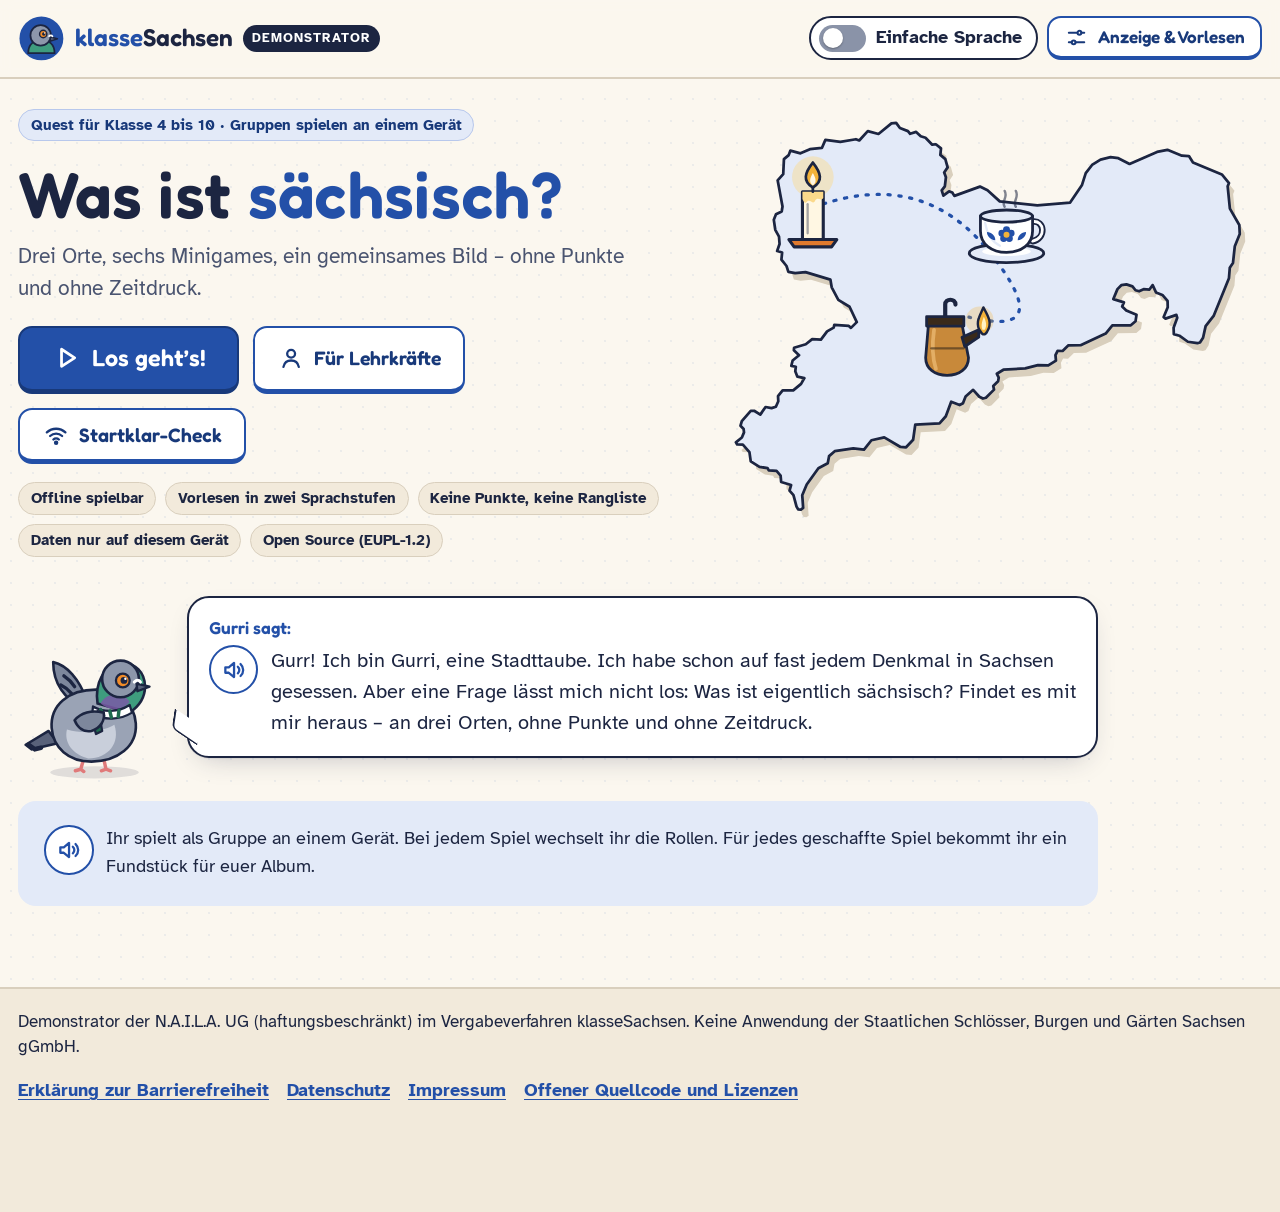
<file: index.html>
<!DOCTYPE html>
<html lang="de">
<head>
  <meta charset="utf-8">
  <meta name="viewport" content="width=device-width, initial-scale=1, viewport-fit=cover">
  <title>klasseSachsen – Demonstrator</title>
  <meta name="description" content="Spielbarer Demonstrator: Quest „Was ist sächsisch?“ mit drei Orten, sechs Minigames, Vorlesefunktion, Item-Collage und Lehrkräfte-Ansicht. Offline, ohne Tracking, Open Source.">
  <meta name="theme-color" content="#2350A8">
  <meta name="color-scheme" content="light">
  <meta name="referrer" content="no-referrer">
  <meta name="apple-mobile-web-app-capable" content="yes">
  <meta name="mobile-web-app-capable" content="yes">
  <meta name="apple-mobile-web-app-title" content="klasseSachsen">
  <link rel="manifest" href="manifest.webmanifest">
  <link rel="icon" href="img/favicon.svg" type="image/svg+xml">
  <link rel="apple-touch-icon" href="img/apple-touch-icon.png">
  <link rel="stylesheet" href="css/app.css">
  <script type="module" src="js/app.js"></script>
</head>
<body>
  <a class="skip-link" href="#inhalt">Zum Inhalt springen</a>
  <header class="kopf" id="kopf">
    <div class="kopf__innen">
      <a class="marke" href="#/" aria-label="klasseSachsen – Demonstrator, zur Startseite">
        <span class="marke__bild" aria-hidden="true" id="marke-bild"></span>
        <span class="marke__text">klasse<b>Sachsen</b></span>
        <span class="marke__tag">Demonstrator</span>
      </a>
      <div class="kopf__werkzeuge">
        <button type="button" class="schalter" id="schalter-einfach" aria-pressed="false">
          <span class="schalter__spur" aria-hidden="true"><span class="schalter__knopf"></span></span>
          <span class="schalter__text">Einfache Sprache</span>
        </button>
        <button type="button" class="knopf knopf--klein knopf--zweit" id="knopf-einstellungen" aria-haspopup="dialog">
          <span class="knopf__icon" aria-hidden="true" data-icon="regler"></span>
          <span>Anzeige<span class="nur-breit"> &amp; Vorlesen</span></span>
        </button>
      </div>
    </div>
  </header>

  <main id="inhalt" class="haupt" tabindex="-1">
    <noscript>
      <div class="karte-box">
        <h1>klasseSachsen – Demonstrator</h1>
        <p>Dieser Demonstrator braucht JavaScript. Bitte aktiviert JavaScript im Browser.</p>
      </div>
    </noscript>
    <div class="laden" id="laden" role="status">Lädt …</div>
  </main>

  <div class="vorleser" id="vorleser" hidden>
    <div class="vorleser__innen">
      <span class="vorleser__status" id="vorleser-status" aria-live="polite">Vorlesen</span>
      <button type="button" class="knopf knopf--klein" id="vorleser-pause">Pause</button>
      <button type="button" class="knopf knopf--klein knopf--zweit" id="vorleser-stopp">Stopp</button>
      <label class="vorleser__tempo">Tempo
        <select id="vorleser-tempo">
          <option value="0.75">0,75-fach</option>
          <option value="1">1-fach</option>
          <option value="1.25">1,25-fach</option>
          <option value="1.5">1,5-fach</option>
        </select>
      </label>
    </div>
  </div>

  <footer class="fuss">
    <div class="fuss__innen">
      <p class="fuss__hinweis">Demonstrator der N.A.I.L.A. UG (haftungsbeschränkt) im Vergabeverfahren klasseSachsen. Keine Anwendung der Staatlichen Schlösser, Burgen und Gärten Sachsen gGmbH.</p>
      <nav aria-label="Rechtliches und Informationen">
        <ul class="fuss__links">
          <li><a href="barrierefreiheit.html">Erklärung zur Barrierefreiheit</a></li>
          <li><a href="datenschutz.html">Datenschutz</a></li>
          <li><a href="impressum.html">Impressum</a></li>
          <li><a href="#/ueber">Offener Quellcode und Lizenzen</a></li>
        </ul>
      </nav>
    </div>
  </footer>

  <div class="sr-ansage" id="ansage" role="status" aria-live="polite" aria-atomic="true"></div>

  <dialog class="dialog" id="dialog-einstellungen" aria-labelledby="dlg-einst-titel">
    <form method="dialog" class="dialog__form" id="form-einstellungen">
      <h2 id="dlg-einst-titel">Anzeige &amp; Vorlesen</h2>
      <fieldset>
        <legend>Sprache</legend>
        <label class="option"><input type="checkbox" name="einfach"> Einfache Sprache</label>
      </fieldset>
      <fieldset>
        <legend>Vorlesen</legend>
        <div class="optionen-reihe" role="group" aria-label="Vorlesetempo">
          <label class="option option--chip"><input type="radio" name="tempo" value="0.75"> 0,75-fach</label>
          <label class="option option--chip"><input type="radio" name="tempo" value="1"> 1-fach</label>
          <label class="option option--chip"><input type="radio" name="tempo" value="1.25"> 1,25-fach</label>
          <label class="option option--chip"><input type="radio" name="tempo" value="1.5"> 1,5-fach</label>
        </div>
        <label class="option"><input type="checkbox" name="markierung"> Gelesene Wörter markieren</label>
        <label class="option"><input type="checkbox" name="auto"> Neue Texte automatisch vorlesen</label>
        <label class="option"><input type="checkbox" name="geraetestimme"> Gerätestimme statt Aufnahme verwenden</label>
      </fieldset>
      <fieldset>
        <legend>Darstellung</legend>
        <div class="optionen-reihe" role="group" aria-label="Schriftgröße">
          <label class="option option--chip"><input type="radio" name="schrift" value="normal"> Schrift normal</label>
          <label class="option option--chip"><input type="radio" name="schrift" value="gross"> Schrift groß</label>
          <label class="option option--chip"><input type="radio" name="schrift" value="sehr-gross"> Schrift sehr groß</label>
        </div>
        <label class="option"><input type="checkbox" name="kontrast"> Hoher Kontrast</label>
        <label class="option"><input type="checkbox" name="ruhig"> Bewegungen abschalten</label>
      </fieldset>
      <div class="dialog__aktionen">
        <button type="submit" class="knopf" value="ok">Fertig</button>
      </div>
    </form>
  </dialog>
</body>
</html>
</file>
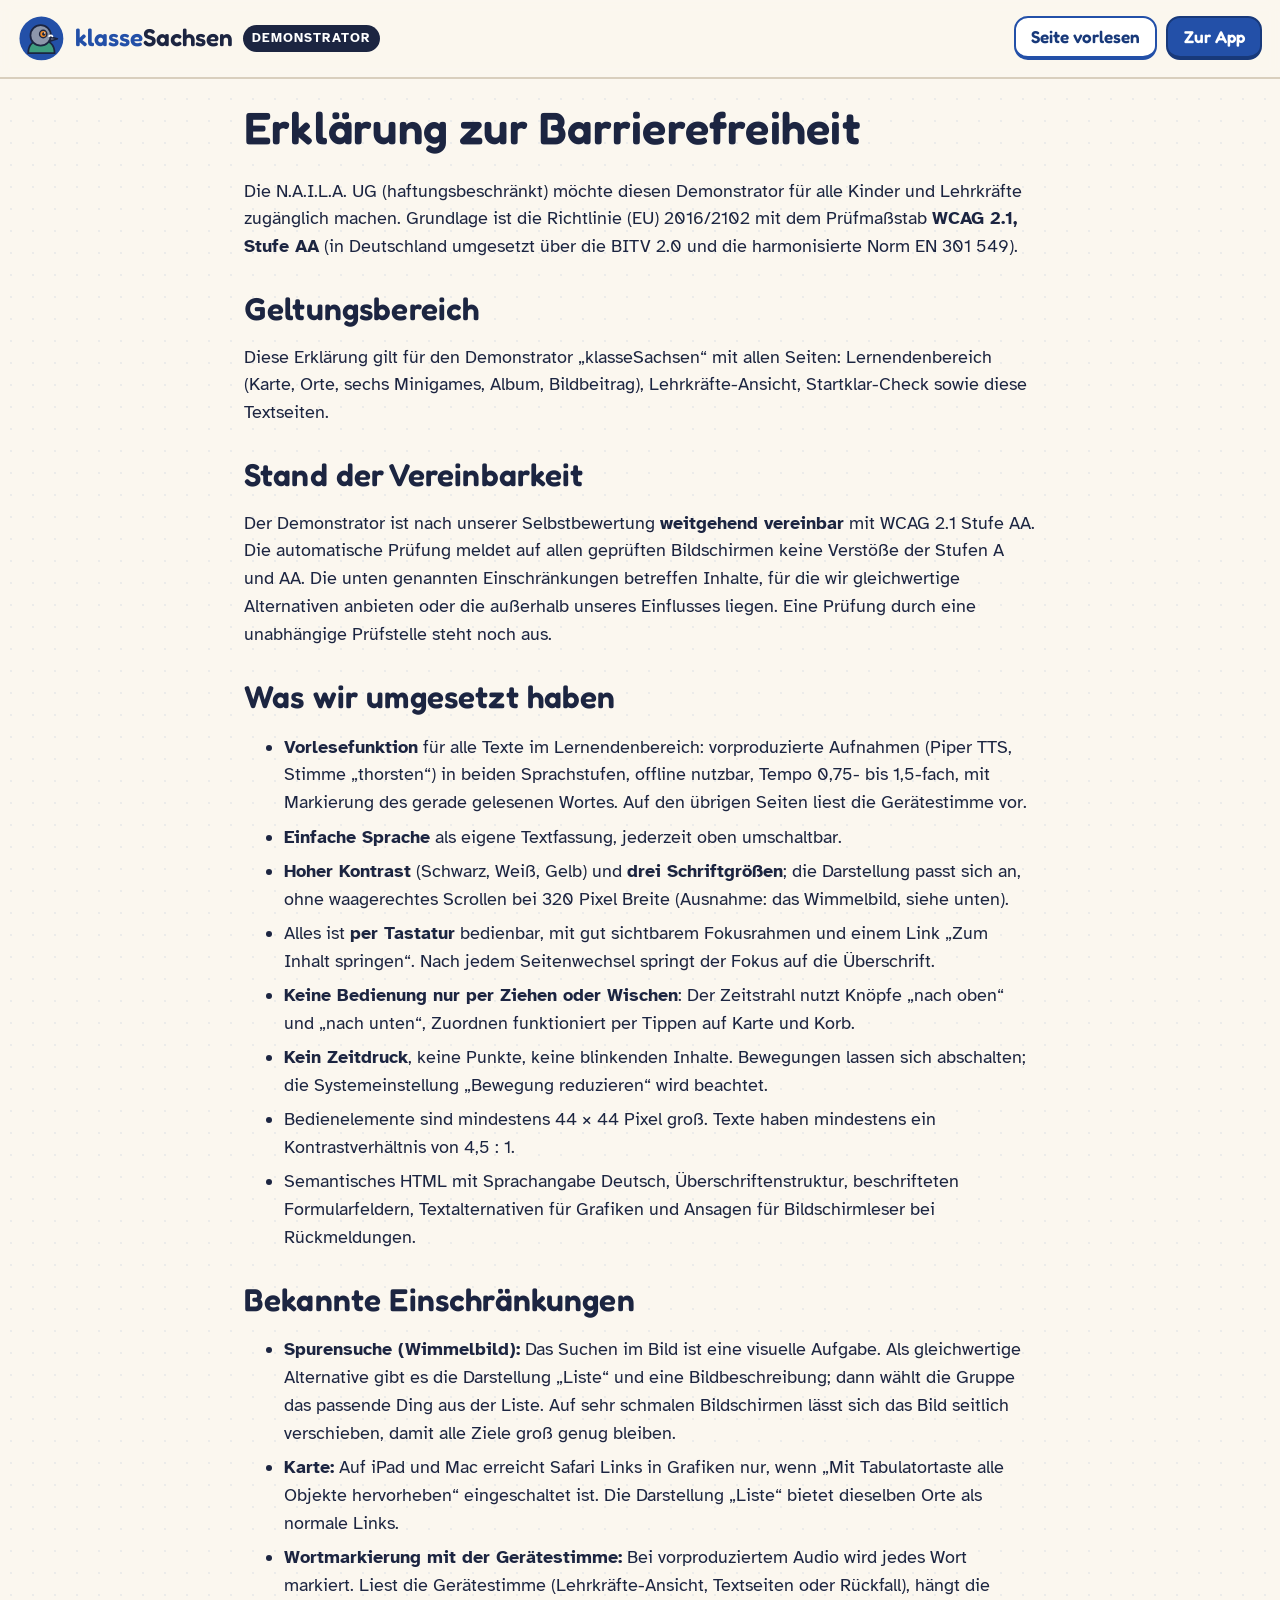
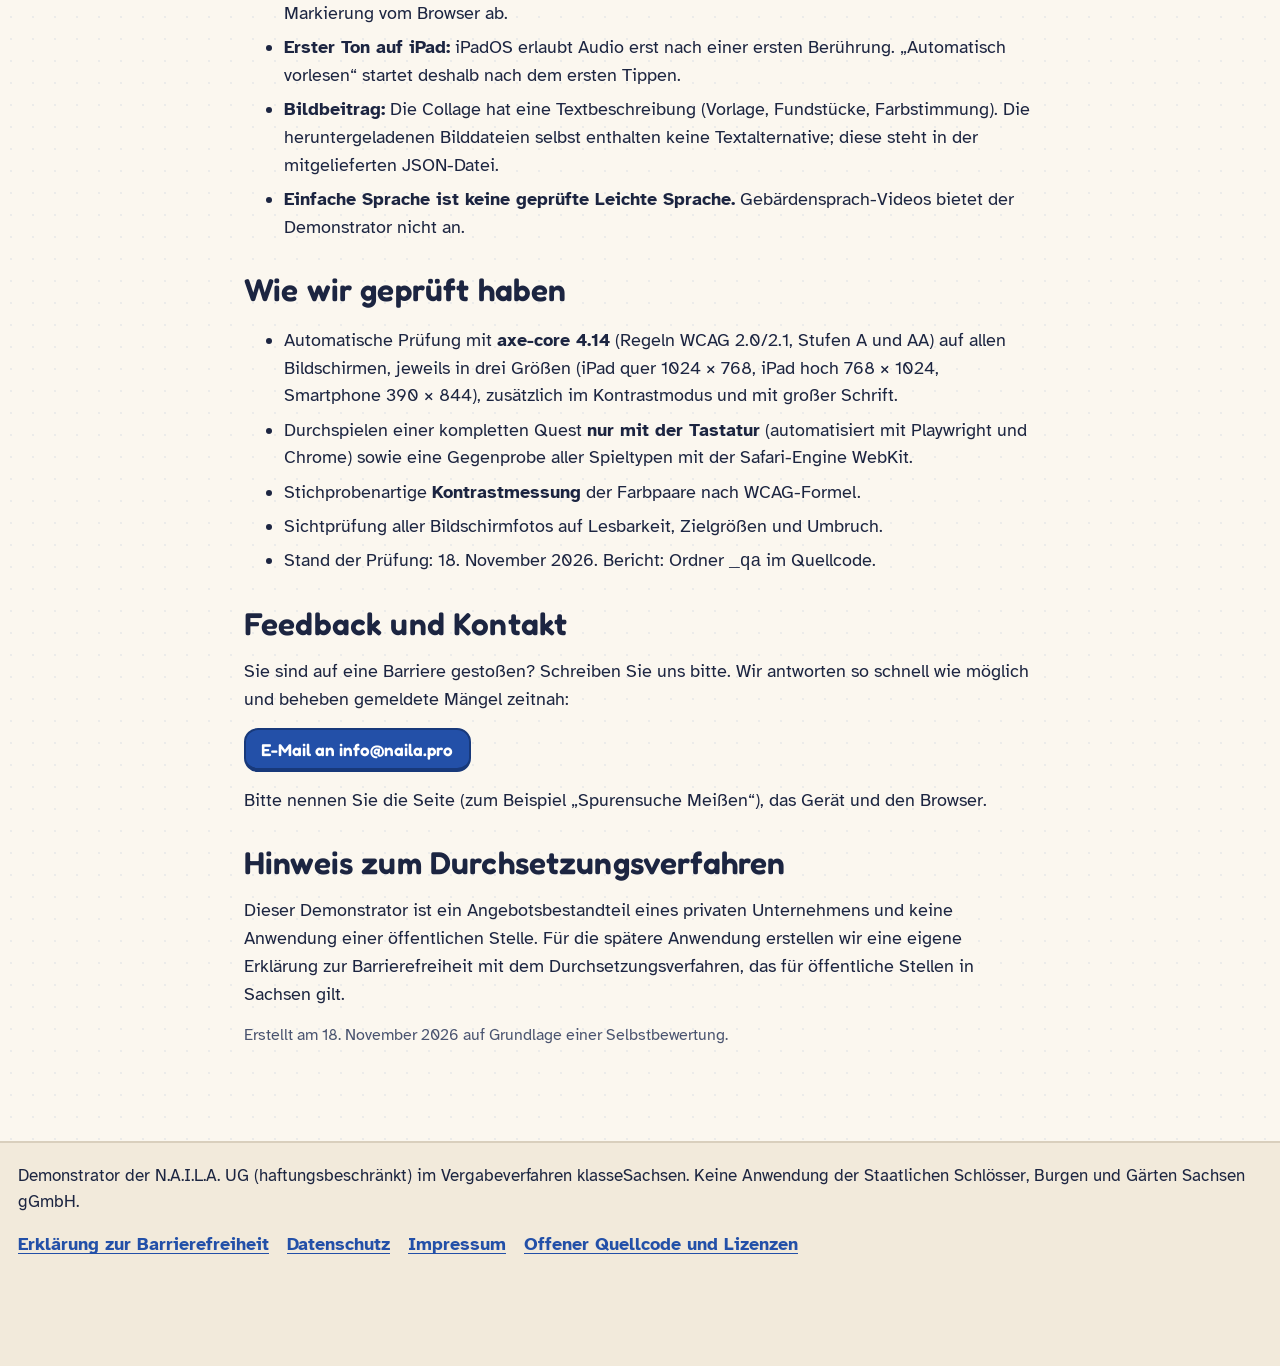
<file: barrierefreiheit.html>
<!DOCTYPE html>
<html lang="de">
<head>
  <meta charset="utf-8">
  <meta name="viewport" content="width=device-width, initial-scale=1, viewport-fit=cover">
  <title>Erklärung zur Barrierefreiheit – klasseSachsen – Demonstrator</title>
  <meta name="theme-color" content="#2350A8">
  <meta name="referrer" content="no-referrer">
  <link rel="manifest" href="manifest.webmanifest">
  <link rel="icon" href="img/favicon.svg" type="image/svg+xml">
  <link rel="apple-touch-icon" href="img/apple-touch-icon.png">
  <link rel="stylesheet" href="css/app.css">
  <script type="module" src="js/seite.js"></script>
</head>
<body>
  <a class="skip-link" href="#inhalt">Zum Inhalt springen</a>
  <header class="kopf">
    <div class="kopf__innen">
      <a class="marke" href="index.html#/" aria-label="klasseSachsen – Demonstrator, zur Startseite">
        <span class="marke__bild" aria-hidden="true" id="marke-bild"></span>
        <span class="marke__text">klasse<b>Sachsen</b></span>
        <span class="marke__tag">Demonstrator</span>
      </a>
      <div class="kopf__werkzeuge">
        <button type="button" class="knopf knopf--klein knopf--zweit" id="seite-vorlesen" aria-pressed="false">Seite vorlesen</button>
        <a class="knopf knopf--klein" href="index.html#/">Zur App</a>
      </div>
    </div>
  </header>
  <main id="inhalt" class="haupt textseite" tabindex="-1">

    <h1>Erklärung zur Barrierefreiheit</h1>
    <p>Die N.A.I.L.A. UG (haftungsbeschränkt) möchte diesen Demonstrator für alle Kinder und Lehrkräfte zugänglich machen. Grundlage ist die Richtlinie (EU) 2016/2102 mit dem Prüfmaßstab <strong>WCAG 2.1, Stufe AA</strong> (in Deutschland umgesetzt über die BITV 2.0 und die harmonisierte Norm EN 301 549).</p>

    <h2>Geltungsbereich</h2>
    <p>Diese Erklärung gilt für den Demonstrator „klasseSachsen“ mit allen Seiten: Lernendenbereich (Karte, Orte, sechs Minigames, Album, Bildbeitrag), Lehrkräfte-Ansicht, Startklar-Check sowie diese Textseiten.</p>

    <h2>Stand der Vereinbarkeit</h2>
    <p>Der Demonstrator ist nach unserer Selbstbewertung <strong>weitgehend vereinbar</strong> mit WCAG 2.1 Stufe AA. Die automatische Prüfung meldet auf allen geprüften Bildschirmen keine Verstöße der Stufen A und AA. Die unten genannten Einschränkungen betreffen Inhalte, für die wir gleichwertige Alternativen anbieten oder die außerhalb unseres Einflusses liegen. Eine Prüfung durch eine unabhängige Prüfstelle steht noch aus.</p>

    <h2>Was wir umgesetzt haben</h2>
    <ul>
      <li><strong>Vorlesefunktion</strong> für alle Texte im Lernendenbereich: vorproduzierte Aufnahmen (Piper TTS, Stimme „thorsten“) in beiden Sprachstufen, offline nutzbar, Tempo 0,75- bis 1,5-fach, mit Markierung des gerade gelesenen Wortes. Auf den übrigen Seiten liest die Gerätestimme vor.</li>
      <li><strong>Einfache Sprache</strong> als eigene Textfassung, jederzeit oben umschaltbar.</li>
      <li><strong>Hoher Kontrast</strong> (Schwarz, Weiß, Gelb) und <strong>drei Schriftgrößen</strong>; die Darstellung passt sich an, ohne waagerechtes Scrollen bei 320 Pixel Breite (Ausnahme: das Wimmelbild, siehe unten).</li>
      <li>Alles ist <strong>per Tastatur</strong> bedienbar, mit gut sichtbarem Fokusrahmen und einem Link „Zum Inhalt springen“. Nach jedem Seitenwechsel springt der Fokus auf die Überschrift.</li>
      <li><strong>Keine Bedienung nur per Ziehen oder Wischen</strong>: Der Zeitstrahl nutzt Knöpfe „nach oben“ und „nach unten“, Zuordnen funktioniert per Tippen auf Karte und Korb.</li>
      <li><strong>Kein Zeitdruck</strong>, keine Punkte, keine blinkenden Inhalte. Bewegungen lassen sich abschalten; die Systemeinstellung „Bewegung reduzieren“ wird beachtet.</li>
      <li>Bedienelemente sind mindestens 44 × 44 Pixel groß. Texte haben mindestens ein Kontrastverhältnis von 4,5 : 1.</li>
      <li>Semantisches HTML mit Sprachangabe Deutsch, Überschriftenstruktur, beschrifteten Formularfeldern, Textalternativen für Grafiken und Ansagen für Bildschirmleser bei Rückmeldungen.</li>
    </ul>

    <h2>Bekannte Einschränkungen</h2>
    <ul>
      <li><strong>Spurensuche (Wimmelbild):</strong> Das Suchen im Bild ist eine visuelle Aufgabe. Als gleichwertige Alternative gibt es die Darstellung „Liste“ und eine Bildbeschreibung; dann wählt die Gruppe das passende Ding aus der Liste. Auf sehr schmalen Bildschirmen lässt sich das Bild seitlich verschieben, damit alle Ziele groß genug bleiben.</li>
      <li><strong>Karte:</strong> Auf iPad und Mac erreicht Safari Links in Grafiken nur, wenn „Mit Tabulatortaste alle Objekte hervorheben“ eingeschaltet ist. Die Darstellung „Liste“ bietet dieselben Orte als normale Links.</li>
      <li><strong>Wortmarkierung mit der Gerätestimme:</strong> Bei vorproduziertem Audio wird jedes Wort markiert. Liest die Gerätestimme (Lehrkräfte-Ansicht, Textseiten oder Rückfall), hängt die Markierung vom Browser ab.</li>
      <li><strong>Erster Ton auf iPad:</strong> iPadOS erlaubt Audio erst nach einer ersten Berührung. „Automatisch vorlesen“ startet deshalb nach dem ersten Tippen.</li>
      <li><strong>Bildbeitrag:</strong> Die Collage hat eine Textbeschreibung (Vorlage, Fundstücke, Farbstimmung). Die heruntergeladenen Bilddateien selbst enthalten keine Textalternative; diese steht in der mitgelieferten JSON-Datei.</li>
      <li><strong>Einfache Sprache ist keine geprüfte Leichte Sprache.</strong> Gebärdensprach-Videos bietet der Demonstrator nicht an.</li>
    </ul>

    <h2>Wie wir geprüft haben</h2>
    <ul>
      <li>Automatische Prüfung mit <strong>axe-core 4.14</strong> (Regeln WCAG 2.0/2.1, Stufen A und AA) auf allen Bildschirmen, jeweils in drei Größen (iPad quer 1024 × 768, iPad hoch 768 × 1024, Smartphone 390 × 844), zusätzlich im Kontrastmodus und mit großer Schrift.</li>
      <li>Durchspielen einer kompletten Quest <strong>nur mit der Tastatur</strong> (automatisiert mit Playwright und Chrome) sowie eine Gegenprobe aller Spieltypen mit der Safari-Engine WebKit.</li>
      <li>Stichprobenartige <strong>Kontrastmessung</strong> der Farbpaare nach WCAG-Formel.</li>
      <li>Sichtprüfung aller Bildschirmfotos auf Lesbarkeit, Zielgrößen und Umbruch.</li>
      <li>Stand der Prüfung: 18. November 2026. Bericht: Ordner <code>_qa</code> im Quellcode.</li>
    </ul>

    <h2>Feedback und Kontakt</h2>
    <p>Sie sind auf eine Barriere gestoßen? Schreiben Sie uns bitte. Wir antworten so schnell wie möglich und beheben gemeldete Mängel zeitnah:</p>
    <p><a class="knopf knopf--klein" href="mailto:info@naila.pro?subject=Barriere%20im%20klasseSachsen-Demonstrator">E-Mail an info@naila.pro</a></p>
    <p>Bitte nennen Sie die Seite (zum Beispiel „Spurensuche Meißen“), das Gerät und den Browser.</p>

    <h2>Hinweis zum Durchsetzungsverfahren</h2>
    <p>Dieser Demonstrator ist ein Angebotsbestandteil eines privaten Unternehmens und keine Anwendung einer öffentlichen Stelle. Für die spätere Anwendung erstellen wir eine eigene Erklärung zur Barrierefreiheit mit dem Durchsetzungsverfahren, das für öffentliche Stellen in Sachsen gilt.</p>

    <p class="klein">Erstellt am 18. November 2026 auf Grundlage einer Selbstbewertung.</p>
  </main>
  <footer class="fuss">
    <div class="fuss__innen">
      <p class="fuss__hinweis">Demonstrator der N.A.I.L.A. UG (haftungsbeschränkt) im Vergabeverfahren klasseSachsen. Keine Anwendung der Staatlichen Schlösser, Burgen und Gärten Sachsen gGmbH.</p>
      <nav aria-label="Rechtliches und Informationen">
        <ul class="fuss__links">
          <li><a href="barrierefreiheit.html" aria-current="page">Erklärung zur Barrierefreiheit</a></li>
          <li><a href="datenschutz.html">Datenschutz</a></li>
          <li><a href="impressum.html">Impressum</a></li>
          <li><a href="index.html#/ueber">Offener Quellcode und Lizenzen</a></li>
        </ul>
      </nav>
    </div>
  </footer>
</body>
</html>
</file>
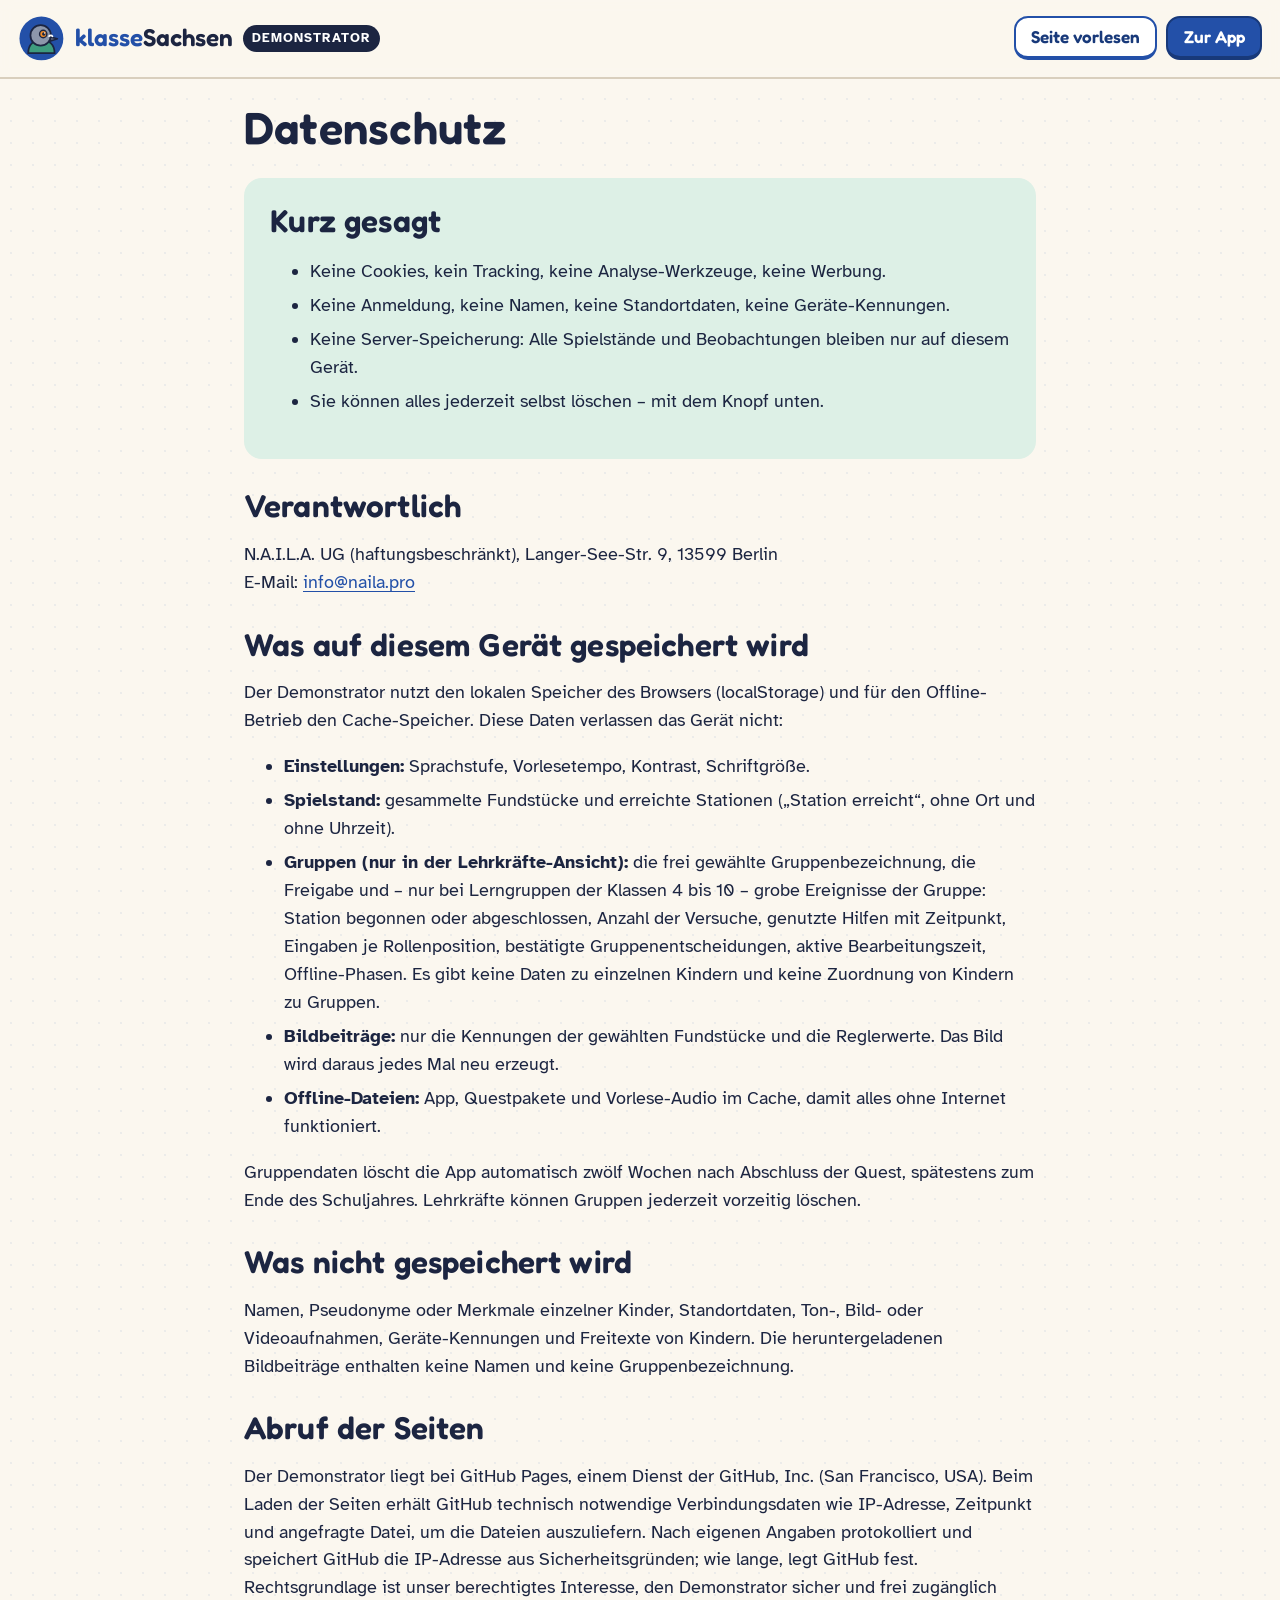
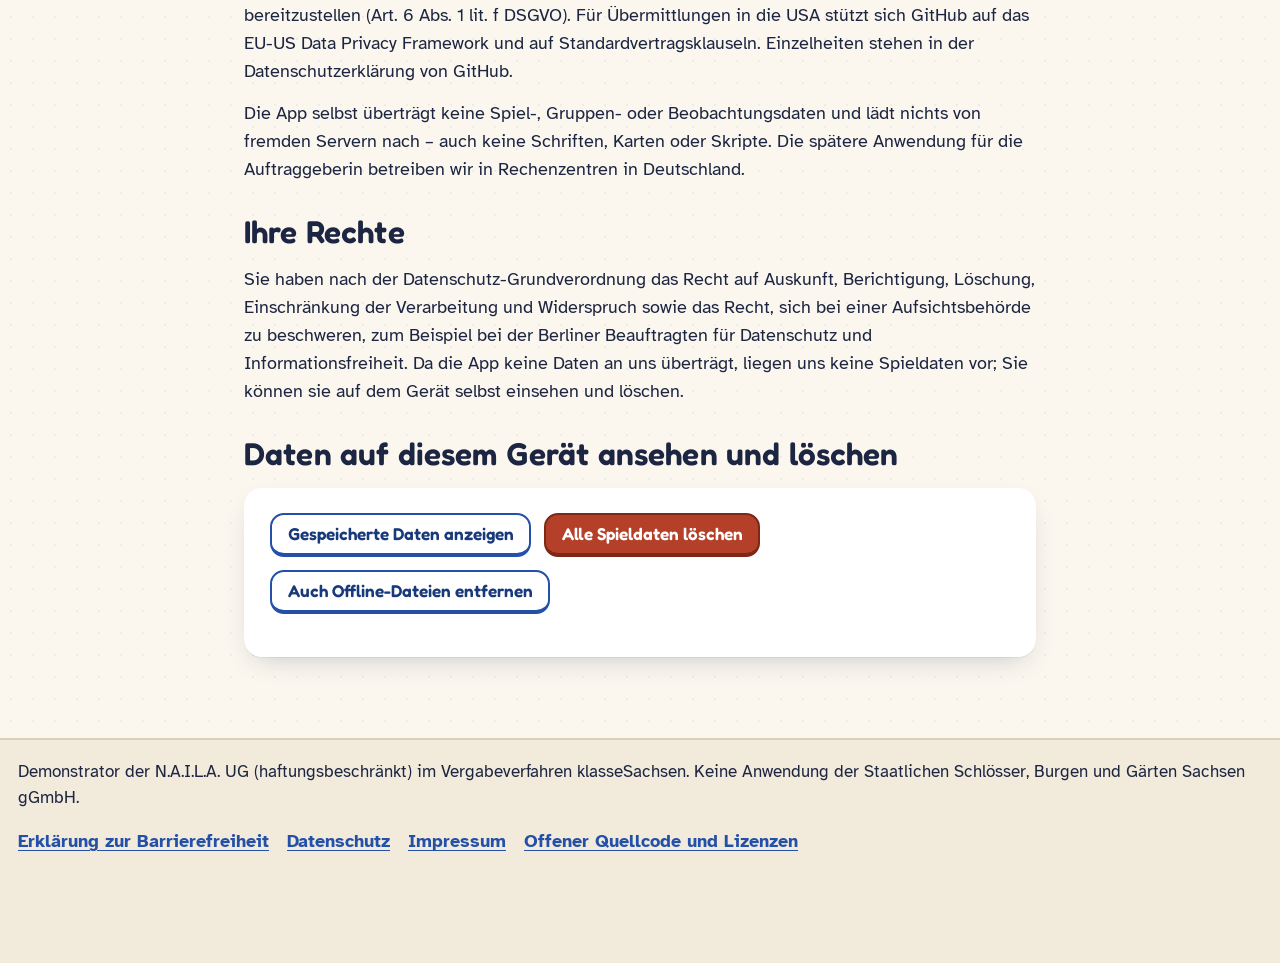
<file: datenschutz.html>
<!DOCTYPE html>
<html lang="de">
<head>
  <meta charset="utf-8">
  <meta name="viewport" content="width=device-width, initial-scale=1, viewport-fit=cover">
  <title>Datenschutz – klasseSachsen – Demonstrator</title>
  <meta name="theme-color" content="#2350A8">
  <meta name="referrer" content="no-referrer">
  <link rel="manifest" href="manifest.webmanifest">
  <link rel="icon" href="img/favicon.svg" type="image/svg+xml">
  <link rel="apple-touch-icon" href="img/apple-touch-icon.png">
  <link rel="stylesheet" href="css/app.css">
  <script type="module" src="js/seite.js"></script>
</head>
<body>
  <a class="skip-link" href="#inhalt">Zum Inhalt springen</a>
  <header class="kopf">
    <div class="kopf__innen">
      <a class="marke" href="index.html#/" aria-label="klasseSachsen – Demonstrator, zur Startseite">
        <span class="marke__bild" aria-hidden="true" id="marke-bild"></span>
        <span class="marke__text">klasse<b>Sachsen</b></span>
        <span class="marke__tag">Demonstrator</span>
      </a>
      <div class="kopf__werkzeuge">
        <button type="button" class="knopf knopf--klein knopf--zweit" id="seite-vorlesen" aria-pressed="false">Seite vorlesen</button>
        <a class="knopf knopf--klein" href="index.html#/">Zur App</a>
      </div>
    </div>
  </header>
  <main id="inhalt" class="haupt textseite" tabindex="-1">

    <h1>Datenschutz</h1>
    <div class="karte-box karte-box--gruen stapel">
      <h2 style="margin-top:0">Kurz gesagt</h2>
      <ul>
        <li>Keine Cookies, kein Tracking, keine Analyse-Werkzeuge, keine Werbung.</li>
        <li>Keine Anmeldung, keine Namen, keine Standortdaten, keine Geräte-Kennungen.</li>
        <li>Keine Server-Speicherung: Alle Spielstände und Beobachtungen bleiben nur auf diesem Gerät.</li>
        <li>Sie können alles jederzeit selbst löschen – mit dem Knopf unten.</li>
      </ul>
    </div>

    <h2>Verantwortlich</h2>
    <p>N.A.I.L.A. UG (haftungsbeschränkt), Langer-See-Str. 9, 13599 Berlin<br>E-Mail: <a href="mailto:info@naila.pro">info@naila.pro</a></p>

    <h2>Was auf diesem Gerät gespeichert wird</h2>
    <p>Der Demonstrator nutzt den lokalen Speicher des Browsers (localStorage) und für den Offline-Betrieb den Cache-Speicher. Diese Daten verlassen das Gerät nicht:</p>
    <ul>
      <li><strong>Einstellungen:</strong> Sprachstufe, Vorlesetempo, Kontrast, Schriftgröße.</li>
      <li><strong>Spielstand:</strong> gesammelte Fundstücke und erreichte Stationen („Station erreicht“, ohne Ort und ohne Uhrzeit).</li>
      <li><strong>Gruppen (nur in der Lehrkräfte-Ansicht):</strong> die frei gewählte Gruppenbezeichnung, die Freigabe und – nur bei Lerngruppen der Klassen 4 bis 10 – grobe Ereignisse der Gruppe: Station begonnen oder abgeschlossen, Anzahl der Versuche, genutzte Hilfen mit Zeitpunkt, Eingaben je Rollenposition, bestätigte Gruppenentscheidungen, aktive Bearbeitungszeit, Offline-Phasen. Es gibt keine Daten zu einzelnen Kindern und keine Zuordnung von Kindern zu Gruppen.</li>
      <li><strong>Bildbeiträge:</strong> nur die Kennungen der gewählten Fundstücke und die Reglerwerte. Das Bild wird daraus jedes Mal neu erzeugt.</li>
      <li><strong>Offline-Dateien:</strong> App, Questpakete und Vorlese-Audio im Cache, damit alles ohne Internet funktioniert.</li>
    </ul>
    <p>Gruppendaten löscht die App automatisch zwölf Wochen nach Abschluss der Quest, spätestens zum Ende des Schuljahres. Lehrkräfte können Gruppen jederzeit vorzeitig löschen.</p>

    <h2>Was nicht gespeichert wird</h2>
    <p>Namen, Pseudonyme oder Merkmale einzelner Kinder, Standortdaten, Ton-, Bild- oder Videoaufnahmen, Geräte-Kennungen und Freitexte von Kindern. Die heruntergeladenen Bildbeiträge enthalten keine Namen und keine Gruppenbezeichnung.</p>

    <h2>Abruf der Seiten</h2>
    <p>Der Demonstrator liegt bei GitHub Pages, einem Dienst der GitHub, Inc. (San Francisco, USA). Beim Laden der Seiten erhält GitHub technisch notwendige Verbindungsdaten wie IP-Adresse, Zeitpunkt und angefragte Datei, um die Dateien auszuliefern. Nach eigenen Angaben protokolliert und speichert GitHub die IP-Adresse aus Sicherheitsgründen; wie lange, legt GitHub fest. Rechtsgrundlage ist unser berechtigtes Interesse, den Demonstrator sicher und frei zugänglich bereitzustellen (Art. 6 Abs. 1 lit. f DSGVO). Für Übermittlungen in die USA stützt sich GitHub auf das EU-US Data Privacy Framework und auf Standardvertragsklauseln. Einzelheiten stehen in der Datenschutzerklärung von GitHub.</p>
    <p>Die App selbst überträgt keine Spiel-, Gruppen- oder Beobachtungsdaten und lädt nichts von fremden Servern nach – auch keine Schriften, Karten oder Skripte. Die spätere Anwendung für die Auftraggeberin betreiben wir in Rechenzentren in Deutschland.</p>

    <h2>Ihre Rechte</h2>
    <p>Sie haben nach der Datenschutz-Grundverordnung das Recht auf Auskunft, Berichtigung, Löschung, Einschränkung der Verarbeitung und Widerspruch sowie das Recht, sich bei einer Aufsichtsbehörde zu beschweren, zum Beispiel bei der Berliner Beauftragten für Datenschutz und Informationsfreiheit. Da die App keine Daten an uns überträgt, liegen uns keine Spieldaten vor; Sie können sie auf dem Gerät selbst einsehen und löschen.</p>

    <h2 id="loeschen">Daten auf diesem Gerät ansehen und löschen</h2>
    <div class="karte-box stapel">
      <div class="zeile">
        <button type="button" class="knopf knopf--klein knopf--zweit" id="daten-anzeigen">Gespeicherte Daten anzeigen</button>
        <button type="button" class="knopf knopf--klein knopf--rot" id="daten-loeschen">Alle Spieldaten löschen</button>
        <button type="button" class="knopf knopf--klein knopf--zweit" id="cache-loeschen">Auch Offline-Dateien entfernen</button>
      </div>
      <p id="daten-status" role="status" aria-live="polite"></p>
      <pre class="rohdaten" id="daten-ausgabe" hidden tabindex="0" aria-label="Gespeicherte Daten"></pre>
    </div>
  </main>
  <footer class="fuss">
    <div class="fuss__innen">
      <p class="fuss__hinweis">Demonstrator der N.A.I.L.A. UG (haftungsbeschränkt) im Vergabeverfahren klasseSachsen. Keine Anwendung der Staatlichen Schlösser, Burgen und Gärten Sachsen gGmbH.</p>
      <nav aria-label="Rechtliches und Informationen">
        <ul class="fuss__links">
          <li><a href="barrierefreiheit.html">Erklärung zur Barrierefreiheit</a></li>
          <li><a href="datenschutz.html" aria-current="page">Datenschutz</a></li>
          <li><a href="impressum.html">Impressum</a></li>
          <li><a href="index.html#/ueber">Offener Quellcode und Lizenzen</a></li>
        </ul>
      </nav>
    </div>
  </footer>
</body>
</html>
</file>
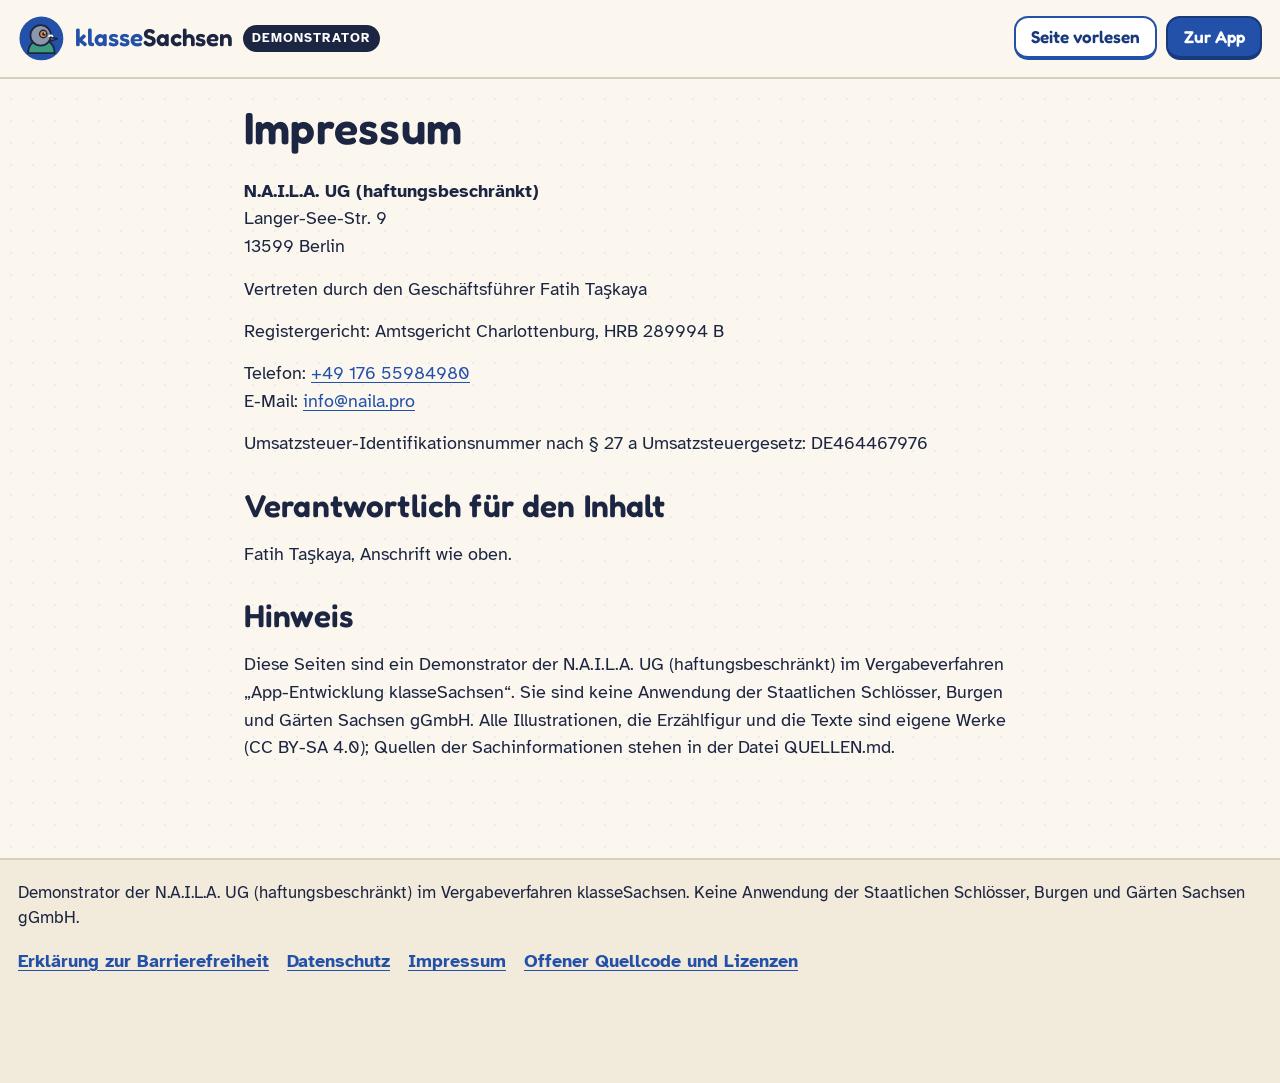
<file: impressum.html>
<!DOCTYPE html>
<html lang="de">
<head>
  <meta charset="utf-8">
  <meta name="viewport" content="width=device-width, initial-scale=1, viewport-fit=cover">
  <title>Impressum – klasseSachsen – Demonstrator</title>
  <meta name="theme-color" content="#2350A8">
  <meta name="referrer" content="no-referrer">
  <link rel="manifest" href="manifest.webmanifest">
  <link rel="icon" href="img/favicon.svg" type="image/svg+xml">
  <link rel="apple-touch-icon" href="img/apple-touch-icon.png">
  <link rel="stylesheet" href="css/app.css">
  <script type="module" src="js/seite.js"></script>
</head>
<body>
  <a class="skip-link" href="#inhalt">Zum Inhalt springen</a>
  <header class="kopf">
    <div class="kopf__innen">
      <a class="marke" href="index.html#/" aria-label="klasseSachsen – Demonstrator, zur Startseite">
        <span class="marke__bild" aria-hidden="true" id="marke-bild"></span>
        <span class="marke__text">klasse<b>Sachsen</b></span>
        <span class="marke__tag">Demonstrator</span>
      </a>
      <div class="kopf__werkzeuge">
        <button type="button" class="knopf knopf--klein knopf--zweit" id="seite-vorlesen" aria-pressed="false">Seite vorlesen</button>
        <a class="knopf knopf--klein" href="index.html#/">Zur App</a>
      </div>
    </div>
  </header>
  <main id="inhalt" class="haupt textseite" tabindex="-1">

    <h1>Impressum</h1>
    <p><strong>N.A.I.L.A. UG (haftungsbeschränkt)</strong><br>Langer-See-Str. 9<br>13599 Berlin</p>
    <p>Vertreten durch den Geschäftsführer Fatih Taşkaya</p>
    <p>Registergericht: Amtsgericht Charlottenburg, HRB 289994 B</p>
    <p>Telefon: <a href="tel:+4917655984980">+49 176 55984980</a><br>E-Mail: <a href="mailto:info@naila.pro">info@naila.pro</a></p>
    <p>Umsatzsteuer-Identifikationsnummer nach § 27 a Umsatzsteuergesetz: DE464467976</p>
    <h2>Verantwortlich für den Inhalt</h2>
    <p>Fatih Taşkaya, Anschrift wie oben.</p>
    <h2>Hinweis</h2>
    <p>Diese Seiten sind ein Demonstrator der N.A.I.L.A. UG (haftungsbeschränkt) im Vergabeverfahren „App-Entwicklung klasseSachsen“. Sie sind keine Anwendung der Staatlichen Schlösser, Burgen und Gärten Sachsen gGmbH. Alle Illustrationen, die Erzählfigur und die Texte sind eigene Werke (CC BY-SA 4.0); Quellen der Sachinformationen stehen in der Datei QUELLEN.md.</p>
  </main>
  <footer class="fuss">
    <div class="fuss__innen">
      <p class="fuss__hinweis">Demonstrator der N.A.I.L.A. UG (haftungsbeschränkt) im Vergabeverfahren klasseSachsen. Keine Anwendung der Staatlichen Schlösser, Burgen und Gärten Sachsen gGmbH.</p>
      <nav aria-label="Rechtliches und Informationen">
        <ul class="fuss__links">
          <li><a href="barrierefreiheit.html">Erklärung zur Barrierefreiheit</a></li>
          <li><a href="datenschutz.html">Datenschutz</a></li>
          <li><a href="impressum.html" aria-current="page">Impressum</a></li>
          <li><a href="index.html#/ueber">Offener Quellcode und Lizenzen</a></li>
        </ul>
      </nav>
    </div>
  </footer>
</body>
</html>
</file>
<file: css/app.css>
/* klasseSachsen – Demonstrator · Gestaltung
   Lizenz: EUPL-1.2 (Code) · Farb- und Formensprache: „Reisetagebuch“ –
   Porzellanpapier, Kobalttinte, Silbergrau und Kerzenlicht. */

@font-face { font-family: "Atkinson Hyperlegible"; src: url("../fonts/atkinson-hyperlegible-latin-400-normal.woff2") format("woff2"); font-weight: 400; font-style: normal; font-display: swap; }
@font-face { font-family: "Atkinson Hyperlegible"; src: url("../fonts/atkinson-hyperlegible-latin-400-italic.woff2") format("woff2"); font-weight: 400; font-style: italic; font-display: swap; }
@font-face { font-family: "Atkinson Hyperlegible"; src: url("../fonts/atkinson-hyperlegible-latin-700-normal.woff2") format("woff2"); font-weight: 700; font-style: normal; font-display: swap; }
@font-face { font-family: "Fredoka"; src: url("../fonts/fredoka-latin-600-normal.woff2") format("woff2"); font-weight: 600; font-style: normal; font-display: swap; }

:root {
  --papier: #FBF7EF;
  --papier-2: #F2EADB;
  --karte: #FFFFFF;
  --tinte: #1C2541;
  --tinte-2: #4A5470;
  --linie: #D9CFBD;
  --kobalt: #2350A8;
  --kobalt-dunkel: #18397A;
  --kobalt-hell: #E3EAF8;
  --schiefer: #3E4C5E;
  --schiefer-dunkel: #2A3542;
  --silber: #DCE2EA;
  --kerze: #F2B23A;
  --kerze-dunkel: #8A5A00;
  --kerze-hell: #FDF0D2;
  --tanne: #1E6B4F;
  --tanne-hell: #DDF0E6;
  --koralle: #B5402A;
  --koralle-hell: #FBE5DF;
  --fokus: #FFBF1F;
  --schatten: 0 1px 0 rgba(28, 37, 65, .06), 0 10px 28px -12px rgba(28, 37, 65, .28);
  --radius: 18px;
  --radius-klein: 12px;
  --kopf-hoehe: 4.25rem;
  --schrift-text: "Atkinson Hyperlegible", "Segoe UI", system-ui, -apple-system, Roboto, Arial, sans-serif;
  --schrift-titel: "Fredoka", "Atkinson Hyperlegible", system-ui, sans-serif;
  --ort-farbe: var(--kobalt);
  --ort-hell: var(--kobalt-hell);
  color-scheme: light;
}

html { font-size: 112.5%; -webkit-text-size-adjust: 100%; text-size-adjust: 100%; }
html.schrift-gross { font-size: 131.25%; }
html.schrift-sehr-gross { font-size: 150%; }

/* Hoher Kontrast: Schwarz/Weiß/Gelb, alle Flächen klar umrandet */
html.kontrast {
  --papier: #000000; --papier-2: #000000; --karte: #000000; --tinte: #FFFFFF; --tinte-2: #FFFFFF;
  --linie: #FFFFFF; --kobalt: #FFE14D; --kobalt-dunkel: #FFFFFF; --kobalt-hell: #000000;
  --schiefer: #FFE14D; --schiefer-dunkel: #FFFFFF; --silber: #000000; --kerze: #FFE14D; --kerze-dunkel: #FFE14D; --kerze-hell: #000000;
  --tanne: #7CFFB2; --tanne-hell: #000000; --koralle: #FFB4A3; --koralle-hell: #000000; --fokus: #00E5FF;
  --schatten: none; --ort-farbe: #FFE14D; --ort-hell: #000000;
}

*, *::before, *::after { box-sizing: border-box; }
[hidden] { display: none !important; }
summary { cursor: pointer; min-height: 44px; padding: .55rem 0; font-weight: 700; }
summary::marker { color: var(--kobalt); }
body {
  margin: 0; min-height: 100vh; display: flex; flex-direction: column;
  font-family: var(--schrift-text); font-size: 1rem; line-height: 1.55; color: var(--tinte);
  background-color: var(--papier);
  background-image: radial-gradient(rgba(35, 80, 168, .07) 1px, transparent 1.4px);
  background-size: 22px 22px;
}
html.kontrast body { background-image: none; }
img, svg { max-width: 100%; }
h1, h2, h3 { font-family: var(--schrift-titel); font-weight: 600; line-height: 1.2; letter-spacing: .005em; margin: 0 0 .5em; }
h1 { font-size: clamp(1.7rem, 1.2rem + 2.2vw, 2.5rem); }
h2 { font-size: clamp(1.3rem, 1.05rem + 1.1vw, 1.75rem); }
h3 { font-size: 1.2rem; }
p { margin: 0 0 .8em; }
a { color: var(--kobalt); text-underline-offset: .18em; }
a:hover { color: var(--kobalt-dunkel); }
html.kontrast a { color: #FFE14D; }

:focus-visible { outline: 3px solid var(--tinte); outline-offset: 3px; box-shadow: 0 0 0 7px var(--fokus); border-radius: 6px; }
html.kontrast :focus-visible { outline-color: #FFFFFF; box-shadow: 0 0 0 7px #00E5FF; }
[tabindex="-1"]:focus, html.kontrast [tabindex="-1"]:focus, [tabindex="-1"]:focus-visible { outline: none; box-shadow: none; }

.skip-link { position: absolute; left: .75rem; top: -10rem; z-index: 100; background: var(--tinte); color: #fff; padding: .8rem 1.1rem; border-radius: 10px; font-weight: 700; }
.skip-link:focus { top: .75rem; color: #fff; }
html.kontrast .skip-link { background: #FFE14D; color: #000; }

.sr-only, .sr-ansage { position: absolute !important; width: 1px; height: 1px; overflow: hidden; clip: rect(0 0 0 0); clip-path: inset(50%); white-space: nowrap; }

/* ---------- Kopf ---------- */
.kopf { position: sticky; top: 0; z-index: 20; background: rgba(251, 247, 239, .94); backdrop-filter: blur(6px); -webkit-backdrop-filter: blur(6px); border-bottom: 2px solid var(--linie); }
html.kontrast .kopf { background: #000; }
.kopf__innen { max-width: 72rem; margin: 0 auto; padding: .45rem 1rem; display: flex; align-items: center; justify-content: space-between; gap: .75rem; min-height: var(--kopf-hoehe); flex-wrap: wrap; }
.marke { display: inline-flex; align-items: center; gap: .55rem; text-decoration: none; color: var(--tinte); min-height: 44px; }
.marke__bild { width: 2.6rem; height: 2.6rem; flex: none; }
.marke__bild svg { width: 100%; height: 100%; }
.marke__text { font-family: var(--schrift-titel); font-size: 1.35rem; color: var(--kobalt); }
.marke__text b { font-weight: 600; color: var(--tinte); }
.marke__tag { font-size: .72rem; font-weight: 700; text-transform: uppercase; letter-spacing: .08em; padding: .2rem .5rem; border-radius: 999px; background: var(--tinte); color: #fff; }
html.kontrast .marke__tag { background: #FFE14D; color: #000; }
.kopf__werkzeuge { display: flex; align-items: center; gap: .5rem; flex-wrap: wrap; }

/* Schalter (Einfache Sprache) */
.schalter { display: inline-flex; align-items: center; gap: .55rem; min-height: 44px; padding: .35rem .8rem .35rem .45rem; border-radius: 999px; border: 2px solid var(--tinte); background: var(--karte); color: var(--tinte); font: inherit; font-weight: 700; cursor: pointer; }
.schalter__spur { width: 2.6rem; height: 1.5rem; border-radius: 999px; background: #8A93A8; position: relative; flex: none; transition: background .2s; }
.schalter__knopf { position: absolute; top: .18rem; left: .2rem; width: 1.14rem; height: 1.14rem; border-radius: 50%; background: #fff; transition: transform .2s; box-shadow: 0 1px 2px rgba(0,0,0,.3); }
.schalter[aria-pressed="true"] .schalter__spur { background: var(--tanne); }
.schalter[aria-pressed="true"] .schalter__knopf { transform: translateX(1.1rem); }
html.kontrast .schalter__spur { background: #555; outline: 2px solid #fff; }
html.kontrast .schalter[aria-pressed="true"] .schalter__spur { background: #7CFFB2; }

/* ---------- Grundlayout ---------- */
.haupt { flex: 1; width: 100%; max-width: 72rem; margin: 0 auto; padding: 1.25rem 1rem 2.5rem; }
.haupt:focus { outline: none; }
.laden { padding: 3rem 0; text-align: center; color: var(--tinte-2); }
.raster-2 { display: grid; gap: 1.25rem; grid-template-columns: repeat(auto-fit, minmax(min(100%, 20rem), 1fr)); }
.raster-3 { display: grid; gap: 1rem; grid-template-columns: repeat(auto-fit, minmax(min(100%, 15rem), 1fr)); }
.stapel > * + * { margin-top: 1rem; }
.zeile { display: flex; flex-wrap: wrap; gap: .75rem; align-items: center; }
.zeile--ende { justify-content: flex-end; }
.zeile--zwischen { justify-content: space-between; }
.klein { font-size: .88rem; color: var(--tinte-2); }
.mitte { text-align: center; }

.karte-box { background: var(--karte); border-radius: var(--radius); box-shadow: var(--schatten); padding: 1.25rem 1.35rem; border: 2px solid transparent; }
html.kontrast .karte-box { border-color: #fff; }
.karte-box--ort { border-top: 6px solid var(--ort-farbe); }
.karte-box--hinweis { background: var(--kobalt-hell); box-shadow: none; }
.karte-box--warm { background: var(--kerze-hell); box-shadow: none; }
.karte-box--gruen { background: var(--tanne-hell); box-shadow: none; }

.seitenkopf { display: flex; align-items: flex-start; justify-content: space-between; gap: 1rem; flex-wrap: wrap; margin-bottom: 1rem; }
.seitenkopf h1 { margin: 0; }
.zurueck { display: inline-flex; align-items: center; gap: .4rem; font-weight: 700; min-height: 44px; padding: 0 .2rem; }

/* ---------- Knöpfe ---------- */
.knopf { --k-bg: var(--kobalt); --k-text: #fff; --k-rand: var(--kobalt-dunkel);
  display: inline-flex; align-items: center; justify-content: center; gap: .55rem; min-height: 3.1rem; min-width: 44px;
  padding: .6rem 1.25rem; border-radius: 14px; border: 2px solid var(--k-rand); border-bottom-width: 5px;
  background: var(--k-bg); color: var(--k-text); font-family: var(--schrift-titel); font-size: 1.08rem; font-weight: 600; line-height: 1.15;
  text-decoration: none; cursor: pointer; transition: transform .08s ease, border-bottom-width .08s ease; touch-action: manipulation; }
.knopf:hover { filter: brightness(1.06); color: var(--k-text); }
.knopf:active { transform: translateY(2px); border-bottom-width: 3px; }
.knopf[disabled], .knopf[aria-disabled="true"] { --k-bg: #E4E0D8; --k-text: #4A5470; --k-rand: #B9B1A3; cursor: not-allowed; filter: none; transform: none; }
.knopf--zweit { --k-bg: var(--karte); --k-text: var(--kobalt-dunkel); --k-rand: var(--kobalt); }
.knopf--gruen { --k-bg: var(--tanne); --k-rand: #134733; }
.knopf--warm { --k-bg: var(--kerze); --k-text: #2B1D00; --k-rand: #B77C10; }
.knopf--rot { --k-bg: var(--koralle); --k-rand: #7E2817; }
.knopf--klein { min-height: 44px; padding: .35rem .85rem; font-size: .95rem; border-bottom-width: 4px; }
.knopf--gross { min-height: 3.8rem; padding: .8rem 1.7rem; font-size: 1.3rem; }
.knopf--breit { width: 100%; }
html.kontrast .knopf { --k-bg: #000; --k-text: #FFE14D; --k-rand: #FFE14D; }
html.kontrast .knopf--zweit { --k-text: #fff; --k-rand: #fff; }
html.kontrast .knopf[disabled] { --k-text: #9a9a9a; --k-rand: #9a9a9a; }
.knopf__icon { width: 1.35em; height: 1.35em; display: inline-flex; flex: none; }
.knopf__icon svg { width: 100%; height: 100%; }

.vorlesen-knopf { flex: none; display: inline-flex; align-items: center; justify-content: center; width: 2.75rem; height: 2.75rem; min-width: 44px; min-height: 44px; border-radius: 50%;
  border: 2px solid var(--kobalt); background: var(--karte); color: var(--kobalt); cursor: pointer; padding: 0; }
.vorlesen-knopf svg { width: 1.45rem; height: 1.45rem; }
.vorlesen-knopf[aria-pressed="true"] { background: var(--kobalt); color: #fff; }
html.kontrast .vorlesen-knopf { border-color: #FFE14D; color: #FFE14D; background: #000; }
html.kontrast .vorlesen-knopf[aria-pressed="true"] { background: #FFE14D; color: #000; }

/* Lesetext mit Vorlese-Knopf */
.lesbar { display: flex; gap: .7rem; align-items: flex-start; }
.lesbar__text { flex: 1; min-width: 0; margin: 0; overflow-wrap: break-word; hyphens: auto; -webkit-hyphens: auto; }
.lesbar__text .w { border-radius: 4px; transition: background-color .08s; }
.lesbar__text .w.aktiv { background: var(--fokus); color: #1C2541; box-shadow: 0 0 0 2px var(--fokus); }
html.kontrast .lesbar__text .w.aktiv { background: #00E5FF; color: #000; }
.lesbar--gross .lesbar__text { font-size: 1.12rem; }

/* Sprechblase der Erzählfigur */
.gurri { display: grid; grid-template-columns: minmax(5.5rem, 8.5rem) minmax(0, 1fr); gap: .9rem; align-items: end; }
.gurri__figur { width: 100%; max-width: 8.5rem; }
.gurri__figur svg { width: 100%; height: auto; display: block; }
.gurri__blase { position: relative; background: var(--karte); border: 2.5px solid var(--tinte); border-radius: 22px; padding: .95rem 1.1rem; box-shadow: var(--schatten); margin-bottom: 1.4rem; }
.gurri__blase::before { content: ""; position: absolute; left: -16px; bottom: 18px; width: 26px; height: 22px; background: var(--karte); border-left: 2.5px solid var(--tinte); border-bottom: 2.5px solid var(--tinte); transform: skewY(28deg) rotate(8deg); border-bottom-left-radius: 6px; }
.gurri__name { font-family: var(--schrift-titel); color: var(--kobalt); font-size: .95rem; margin-bottom: .2rem; }
.gurri--klein { grid-template-columns: 4.5rem minmax(0, 1fr); }
@media (max-width: 30rem) { .gurri { grid-template-columns: 4.8rem minmax(0, 1fr); } .gurri__blase { margin-bottom: .6rem; } }

/* Abzeichen */
.abzeichen { display: inline-flex; align-items: center; gap: .35rem; padding: .22rem .65rem; border-radius: 999px; font-size: .82rem; font-weight: 700; background: var(--papier-2); color: var(--tinte); border: 1.5px solid var(--linie); }
.abzeichen--blau { background: var(--kobalt-hell); border-color: #B8C8EC; color: var(--kobalt-dunkel); }
.abzeichen--gruen { background: var(--tanne-hell); border-color: #A9D8BF; color: #134733; }
.abzeichen--warm { background: var(--kerze-hell); border-color: #EBC777; color: #5A3A00; }
.abzeichen svg { width: 1em; height: 1em; }
html.kontrast .abzeichen { background: #000; color: #fff; border-color: #fff; }

/* ---------- Start ---------- */
.start { display: grid; gap: 1.5rem; grid-template-columns: 1.1fr .9fr; align-items: center; }
.start__titel { font-size: clamp(2.1rem, 1.4rem + 3.4vw, 3.6rem); margin-bottom: .35rem; color: var(--tinte); }
.start__titel span { color: var(--kobalt); }
.start__unter { font-size: 1.15rem; color: var(--tinte-2); max-width: 34rem; }
.start__bild { position: relative; }
.start__bild svg { width: 100%; height: auto; display: block; }
.start__aktionen { display: flex; flex-wrap: wrap; gap: .8rem; margin-top: 1.2rem; }
.merkmale { display: flex; flex-wrap: wrap; gap: .5rem; margin: 1rem 0 0; padding: 0; list-style: none; }
@media (max-width: 52rem) { .start { grid-template-columns: 1fr; } .start__bild { max-width: 26rem; margin: 0 auto; } }

/* ---------- Gruppenwahl ---------- */
.gruppenliste { list-style: none; margin: 0; padding: 0; display: grid; gap: .8rem; grid-template-columns: repeat(auto-fill, minmax(min(100%, 15rem), 1fr)); }
.gruppenwahl { width: 100%; text-align: left; display: flex; align-items: center; gap: .8rem; padding: .9rem 1rem; min-height: 4.2rem; border-radius: var(--radius-klein); border: 2.5px solid var(--linie); background: var(--karte); font: inherit; font-weight: 700; color: var(--tinte); cursor: pointer; }
.gruppenwahl:hover { border-color: var(--kobalt); }
.gruppenwahl__symbol { width: 2.6rem; height: 2.6rem; border-radius: 50%; display: grid; place-items: center; background: var(--kobalt-hell); color: var(--kobalt-dunkel); font-family: var(--schrift-titel); font-size: 1.2rem; flex: none; }
html.kontrast .gruppenwahl { border-color: #fff; background: #000; }

/* ---------- Karte ---------- */
.reise { display: grid; grid-template-columns: 1.35fr .65fr; gap: 1.25rem; align-items: start; }
@media (max-width: 56rem) { .reise { grid-template-columns: 1fr; } }
.ansicht-wahl { display: inline-flex; border: 2px solid var(--tinte); border-radius: 999px; overflow: hidden; background: var(--karte); }
.ansicht-wahl button { font: inherit; font-weight: 700; padding: .45rem 1rem; min-height: 44px; border: 0; background: transparent; color: var(--tinte); cursor: pointer; }
.ansicht-wahl button[aria-pressed="true"] { background: var(--tinte); color: #fff; }
html.kontrast .ansicht-wahl button[aria-pressed="true"] { background: #FFE14D; color: #000; }
.landkarte { position: relative; background: var(--karte); border-radius: var(--radius); box-shadow: var(--schatten); padding: .6rem; }
html.kontrast .landkarte { border: 2px solid #fff; }
.landkarte svg { display: block; width: 100%; height: auto; }
.landkarte a:focus-visible { outline: none; box-shadow: none; }
.landkarte a:focus-visible .marker__ring { stroke: var(--tinte); stroke-width: 7; }
.landkarte a:focus-visible .marker__fokus { opacity: 1; }
.marker__fokus { opacity: 0; }
.marker:hover .marker__kreis { filter: brightness(1.08); }
.ortsliste { list-style: none; margin: 0; padding: 0; display: grid; gap: .8rem; }
.ortskarte { display: grid; grid-template-columns: 4.5rem 1fr; gap: .8rem; align-items: center; padding: .85rem; border-radius: var(--radius-klein); background: var(--karte); border: 2px solid var(--linie); border-left: 8px solid var(--ort-farbe); }
html.kontrast .ortskarte { border-color: #fff; background: #000; }
.ortskarte__bild svg { width: 100%; height: auto; display: block; }
.ortskarte h3 { margin: 0 0 .15rem; }
.ortskarte p { margin: 0 0 .45rem; }
.fortschritt-punkte { display: inline-flex; gap: .3rem; vertical-align: middle; }
.fortschritt-punkte i { width: .8rem; height: .8rem; border-radius: 50%; border: 2px solid var(--tinte-2); display: inline-block; }
.fortschritt-punkte i.voll { background: var(--tanne); border-color: var(--tanne); }

.ort-meissen { --ort-farbe: var(--kobalt); --ort-hell: var(--kobalt-hell); }
.ort-freiberg { --ort-farbe: var(--schiefer); --ort-hell: var(--silber); }
.ort-leipzig { --ort-farbe: var(--kerze-dunkel); --ort-hell: var(--kerze-hell); }
html.kontrast .ort-meissen, html.kontrast .ort-freiberg, html.kontrast .ort-leipzig { --ort-farbe: #FFE14D; --ort-hell: #000; }

/* ---------- Ort ---------- */
.ort-kopf { display: grid; grid-template-columns: 1fr minmax(12rem, 19rem); gap: 1.25rem; align-items: center; background: var(--ort-hell); border-radius: var(--radius); padding: 1.2rem 1.35rem; margin-bottom: 1.25rem; }
html.kontrast .ort-kopf { border: 2px solid #fff; }
.ort-kopf__bild svg { width: 100%; height: auto; display: block; }
.ort-kopf__bild, .ortskarte__bild { border-radius: 16px; overflow: hidden; line-height: 0; }
.ort-kopf .ort-thema { font-family: var(--schrift-titel); font-size: 1.1rem; color: var(--tinte-2); margin: 0 0 .25rem; }
@media (max-width: 52rem) { .ort-kopf { grid-template-columns: 1fr; } .ort-kopf__bild { max-width: 20rem; order: -1; } }
.spielkarte { display: flex; flex-direction: column; gap: .7rem; height: 100%; }
.spielkarte__kopf { display: flex; gap: .9rem; align-items: center; }
.spielkarte__item { width: 4.4rem; height: 4.4rem; flex: none; border-radius: 16px; background: var(--papier-2); display: grid; place-items: center; padding: .35rem; }
.spielkarte__item svg { width: 100%; height: 100%; }
.spielkarte__item.offen svg { filter: grayscale(1) brightness(1.15) opacity(.45); }
html.kontrast .spielkarte__item { background: #000; border: 2px solid #fff; }
.spielkarte .knopf { margin-top: auto; align-self: flex-start; }
.beweis { border: 2px dashed var(--linie); border-radius: var(--radius-klein); padding: .9rem 1rem; }
.beweis summary { font-weight: 700; }

/* ---------- Spielrahmen ---------- */
.spiel { display: grid; gap: 1rem; }
.spiel__kopf { display: flex; justify-content: space-between; align-items: center; gap: .75rem; flex-wrap: wrap; }
.spiel__titel { margin: 0; }
.spiel__typ { color: var(--tinte-2); font-weight: 700; font-size: .95rem; margin: 0 0 .2rem; }
.rollen { display: grid; grid-template-columns: repeat(3, minmax(0, 1fr)); gap: .75rem; list-style: none; padding: 0; margin: 0; }
@media (max-width: 60rem) { .rollen { grid-template-columns: 1fr; } .rollen .rolle { flex-direction: row; align-items: center; } }
.rolle { display: flex; flex-direction: column; gap: .6rem; align-items: flex-start; padding: .85rem; border-radius: var(--radius-klein); background: var(--karte); border: 2px solid var(--linie); }
html.kontrast .rolle { border-color: #fff; background: #000; }
.rolle__icon { width: 2.6rem; height: 2.6rem; flex: none; }
.rolle__icon svg { width: 100%; height: 100%; }
.rolle__pos { font-size: .82rem; font-weight: 700; color: var(--tinte-2); }
.rollenmarke { display: inline-flex; align-items: center; gap: .3rem; font-size: .8rem; font-weight: 700; color: var(--tinte-2); vertical-align: -0.3em; }
.rollenmarke svg { width: 1.15rem; height: 1.15rem; }
.hilfeleiste { display: flex; flex-wrap: wrap; gap: .6rem; align-items: center; padding: .75rem; border-radius: var(--radius-klein); background: var(--kerze-hell); border: 2px solid #EBC777; }
html.kontrast .hilfeleiste { background: #000; border-color: #FFE14D; }
.hilfeleiste__titel { font-weight: 700; margin-right: auto; display: inline-flex; align-items: center; gap: .4rem; }
.hilfetext { border-left: 6px solid var(--kerze); background: var(--karte); padding: .8rem 1rem; border-radius: 0 var(--radius-klein) var(--radius-klein) 0; }
.rueckmeldung { border-radius: var(--radius-klein); padding: .9rem 1rem; border: 2px solid var(--linie); background: var(--karte); }
.rueckmeldung--gut { border-color: var(--tanne); background: var(--tanne-hell); }
.rueckmeldung--hinweis { border-color: #EBC777; background: var(--kerze-hell); }
html.kontrast .rueckmeldung { background: #000; border-color: #fff; }
.aufgabe { display: flex; gap: .8rem; align-items: center; flex-wrap: wrap; }
.aufgabe__nr { font-family: var(--schrift-titel); background: var(--tinte); color: #fff; border-radius: 999px; padding: .2rem .75rem; font-size: .95rem; }
html.kontrast .aufgabe__nr { background: #FFE14D; color: #000; }

/* Spurensuche */
.szene { position: relative; border-radius: var(--radius); overflow: hidden; box-shadow: var(--schatten); background: #EADFCB; }
html.kontrast .szene { border: 3px solid #fff; }
.szene > svg { display: block; width: 100%; height: auto; }
.szene__ziele { list-style: none; margin: 0; padding: 0; position: absolute; inset: 0; }
.szene__ziel { position: absolute; display: block; border: 0; background: transparent; padding: 0; margin: 0; cursor: pointer; border-radius: 18px; min-width: 44px; min-height: 44px; }
.szene__ziel:hover { background: rgba(255, 255, 255, .14); box-shadow: inset 0 0 0 3px rgba(255, 255, 255, .55); }
.szene__ziel:focus-visible { outline: 4px solid #1C2541; outline-offset: -4px; box-shadow: inset 0 0 0 8px var(--fokus); }
.szene__ziel.markiert { box-shadow: inset 0 0 0 5px var(--fokus), 0 0 0 4px #1C2541; animation: pulsieren 1.4s ease-in-out infinite; }
.szene__ziel.bereich { box-shadow: inset 0 0 0 4px rgba(255, 191, 31, .95); border-radius: 30px; }
.szene__ziel.gefunden { box-shadow: inset 0 0 0 5px var(--tanne); background: rgba(30, 107, 79, .12); }
.szene__ziel.gefunden::after { content: "✓"; position: absolute; top: 6px; right: 6px; width: 30px; height: 30px; border-radius: 50%; background: var(--tanne); color: #fff; font-weight: 700; display: grid; place-items: center; line-height: 1; }
@keyframes pulsieren { 50% { box-shadow: inset 0 0 0 9px var(--fokus), 0 0 0 4px #1C2541; } }
.bildbeschreibung summary { font-weight: 700; }

/* Zuordnen */
.zuordnen { display: grid; gap: 1rem; }
.stapel-karten { display: flex; flex-wrap: wrap; gap: .7rem; min-height: 5.5rem; padding: .8rem; border-radius: var(--radius-klein); border: 2.5px dashed var(--linie); background: rgba(255,255,255,.55); list-style: none; margin: 0; }
html.kontrast .stapel-karten { background: #000; border-color: #fff; }
.zkarte { display: inline-flex; align-items: center; gap: .55rem; min-height: 3.6rem; padding: .45rem .9rem .45rem .5rem; border-radius: 14px; border: 2.5px solid var(--tinte); background: var(--karte); color: var(--tinte); font: inherit; font-weight: 700; cursor: pointer; box-shadow: 0 3px 0 var(--tinte); }
.zkarte svg { width: 2.6rem; height: 2.6rem; flex: none; }
.zkarte[aria-pressed="true"] { background: var(--fokus); transform: translateY(-3px); box-shadow: 0 6px 0 var(--tinte); }
.zkarte.richtig { border-color: var(--tanne); box-shadow: 0 3px 0 var(--tanne); cursor: default; }
html.kontrast .zkarte { background: #000; border-color: #fff; color: #fff; box-shadow: none; }
html.kontrast .zkarte[aria-pressed="true"] { background: #FFE14D; color: #000; }
.koerbe { display: grid; grid-template-columns: repeat(auto-fit, minmax(min(100%, 17rem), 1fr)); gap: 1rem; }
.korb { border-radius: var(--radius); border: 3px solid var(--tinte); background: var(--karte); padding: .8rem; display: flex; flex-direction: column; gap: .6rem; }
.korb__kopf { display: flex; align-items: center; justify-content: space-between; gap: .6rem; flex-wrap: wrap; }
.korb__kopf h3 { margin: 0; font-size: 1.1rem; }
.korb ul { list-style: none; margin: 0; padding: 0; display: flex; flex-wrap: wrap; gap: .6rem; min-height: 3.8rem; }
.korb--rein { border-color: var(--tanne); }
.korb--raus { border-color: var(--koralle); }
html.kontrast .korb { background: #000; border-color: #fff; }

/* Zeitstrahl */
.zeitstrahl { list-style: none; margin: 0; padding: 0 0 0 1.6rem; position: relative; display: grid; gap: .75rem; counter-reset: platz; }
.zeitstrahl::before { content: ""; position: absolute; left: .55rem; top: .5rem; bottom: .5rem; width: 5px; border-radius: 5px; background: linear-gradient(var(--kerze), var(--kobalt)); }
html.kontrast .zeitstrahl::before { background: #fff; }
.zskarte { position: relative; display: grid; grid-template-columns: 3.4rem 1fr auto; gap: .8rem; align-items: center; padding: .75rem .8rem; border-radius: var(--radius-klein); background: var(--karte); border: 2.5px solid var(--linie); }
.zskarte::before { content: ""; position: absolute; left: -1.38rem; top: 50%; width: 1.05rem; height: 1.05rem; margin-top: -.52rem; border-radius: 50%; background: var(--karte); border: 4px solid var(--tinte); }
.zskarte.richtig { border-color: var(--tanne); background: var(--tanne-hell); }
.zskarte.bewegt { animation: aufleuchten .6s ease; }
@keyframes aufleuchten { 0% { box-shadow: 0 0 0 5px var(--fokus); } 100% { box-shadow: 0 0 0 0 transparent; } }
html.kontrast .zskarte { background: #000; border-color: #fff; }
.zskarte__icon svg { width: 3.4rem; height: 3.4rem; }
.zskarte__titel { font-family: var(--schrift-titel); font-size: 1.1rem; margin: 0 0 .2rem; }
.zskarte__datum { font-weight: 700; color: var(--kobalt-dunkel); }
.zskarte__knoepfe { display: flex; flex-direction: column; gap: .4rem; }
.zskarte__knoepfe .knopf { min-height: 44px; min-width: 7.2rem; padding: .3rem .6rem; font-size: .92rem; }
@media (max-width: 34rem) { .zskarte { grid-template-columns: 1fr; } .zskarte__icon { display: none; } .zskarte__knoepfe { flex-direction: row; } .zskarte__knoepfe .knopf { flex: 1; min-width: 0; } }

/* Schätzfrage */
.schaetzer { display: grid; gap: .9rem; justify-items: center; text-align: center; padding: 1.2rem; border-radius: var(--radius); background: var(--karte); box-shadow: var(--schatten); }
html.kontrast .schaetzer { border: 2px solid #fff; }
.schaetzer__zahl { display: flex; align-items: center; gap: .5rem; flex-wrap: wrap; justify-content: center; }
.schaetzer__zahl input { font-family: var(--schrift-titel); font-size: clamp(2rem, 1.5rem + 2.5vw, 3rem); width: 9.5ch; text-align: center; border: 3px solid var(--tinte); border-radius: 14px; padding: .2rem .4rem; color: var(--tinte); background: var(--papier); }
html.kontrast .schaetzer__zahl input { background: #000; color: #fff; border-color: #fff; }
.schaetzer__einheit { font-family: var(--schrift-titel); font-size: 1.4rem; }
.schaetzer__stufen { display: flex; flex-wrap: wrap; gap: .5rem; justify-content: center; }
.zahlenstrahl svg { width: 100%; height: auto; display: block; }
.formel { font-family: var(--schrift-titel); font-size: clamp(1.4rem, 1.1rem + 1.6vw, 2.1rem); text-align: center; padding: .6rem 1rem; border-radius: var(--radius-klein); background: var(--kobalt-hell); color: var(--kobalt-dunkel); margin: 0; }
html.kontrast .formel { background: #000; color: #FFE14D; border: 2px solid #FFE14D; }

/* Belohnung */
.belohnung { display: grid; grid-template-columns: minmax(8rem, 13rem) 1fr; gap: 1.25rem; align-items: center; }
@media (max-width: 40rem) { .belohnung { grid-template-columns: 1fr; justify-items: center; text-align: center; } }
.belohnung__item { width: 100%; max-width: 13rem; aspect-ratio: 1; border-radius: 50%; background: radial-gradient(circle at 50% 45%, #fff 0 55%, var(--kerze-hell) 56% 100%); display: grid; place-items: center; padding: 1.3rem; box-shadow: 0 0 0 6px var(--kerze), var(--schatten); }
.belohnung__item svg { width: 100%; height: 100%; }
.belohnung__item.erscheint { animation: erscheinen .9s cubic-bezier(.2, 1.4, .4, 1) both; }
@keyframes erscheinen { from { transform: scale(.3) rotate(-14deg); opacity: 0; } to { transform: none; opacity: 1; } }
html.kontrast .belohnung__item { background: #000; box-shadow: 0 0 0 4px #FFE14D; }

/* Album */
.album { list-style: none; margin: 0; padding: 0; display: grid; gap: 1rem; grid-template-columns: repeat(auto-fill, minmax(min(100%, 13.5rem), 1fr)); }
.album__fach { background: var(--karte); border-radius: var(--radius); padding: 1rem; box-shadow: var(--schatten); display: grid; gap: .55rem; justify-items: center; text-align: center; border-top: 6px solid var(--ort-farbe); }
.album__fach.leer { background: transparent; box-shadow: none; border: 2.5px dashed var(--linie); }
html.kontrast .album__fach { border: 2px solid #fff; background: #000; }
.album__bild { width: 7.5rem; height: 7.5rem; }
.album__bild svg { width: 100%; height: 100%; }
.album__fach.leer .album__bild svg { filter: grayscale(1) opacity(.28); }
.album__fach h3 { margin: 0; font-size: 1.08rem; }

/* Collage */
.collage { display: grid; grid-template-columns: minmax(0, 1fr) minmax(0, 1fr); gap: 1.25rem; align-items: start; }
@media (max-width: 58rem) { .collage { grid-template-columns: 1fr; } }
.collage__vorschau { position: sticky; top: calc(var(--kopf-hoehe) + 1rem); }
@media (max-width: 58rem) { .collage__vorschau { position: static; } }
.collage canvas { width: 100%; height: auto; aspect-ratio: 1; display: block; border-radius: var(--radius); box-shadow: var(--schatten); background: #fff; }
html.kontrast .collage canvas { border: 3px solid #fff; }
.wahlgitter { display: grid; grid-template-columns: repeat(auto-fill, minmax(7.2rem, 1fr)); gap: .6rem; }
.wahlkachel { position: relative; display: grid; justify-items: center; gap: .3rem; padding: .6rem .4rem; border-radius: var(--radius-klein); border: 2.5px solid var(--linie); background: var(--karte); cursor: pointer; text-align: center; font-weight: 700; font-size: .9rem; }
.wahlkachel input { position: absolute; opacity: 0; width: 1px; height: 1px; }
.wahlkachel svg { width: 3.6rem; height: 3.6rem; }
.wahlkachel:has(input:checked) { border-color: var(--kobalt); background: var(--kobalt-hell); box-shadow: inset 0 0 0 2px var(--kobalt); }
.wahlkachel:has(input:focus-visible) { outline: 3px solid var(--tinte); outline-offset: 3px; box-shadow: 0 0 0 7px var(--fokus); }
.wahlkachel.gewaehlt { border-color: var(--kobalt); background: var(--kobalt-hell); box-shadow: inset 0 0 0 2px var(--kobalt); }
html.kontrast .wahlkachel { background: #000; border-color: #fff; }
html.kontrast .wahlkachel.gewaehlt, html.kontrast .wahlkachel:has(input:checked) { background: #333; border-color: #FFE14D; }
.regler { display: grid; gap: .3rem; }
.regler label { font-weight: 700; }
.regler output { font-family: var(--schrift-titel); color: var(--kobalt-dunkel); }
html.kontrast .regler output { color: #FFE14D; }
input[type="range"] { width: 100%; min-height: 44px; accent-color: var(--kobalt); }
.schritte { counter-reset: schritt; display: grid; gap: 1rem; }
.schritt { display: grid; gap: .6rem; }
.schritt > h2 { font-size: 1.25rem; display: flex; align-items: center; gap: .55rem; margin: 0; }
.schritt > h2::before { counter-increment: schritt; content: counter(schritt); width: 2rem; height: 2rem; border-radius: 50%; display: inline-grid; place-items: center; background: var(--tinte); color: #fff; font-size: 1rem; flex: none; }
html.kontrast .schritt > h2::before { background: #FFE14D; color: #000; }

/* ---------- Formulare ---------- */
fieldset { border: 2px solid var(--linie); border-radius: var(--radius-klein); padding: .8rem 1rem 1rem; margin: 0 0 1rem; }
legend { font-family: var(--schrift-titel); font-size: 1.1rem; padding: 0 .4rem; }
.option { display: flex; align-items: center; gap: .6rem; min-height: 44px; cursor: pointer; }
.option input[type="checkbox"], .option input[type="radio"] { width: 1.4rem; height: 1.4rem; accent-color: var(--kobalt); flex: none; margin: 0; }
.optionen-reihe { display: flex; flex-wrap: wrap; gap: .5rem; margin-bottom: .4rem; }
.option--chip { border: 2px solid var(--linie); border-radius: 999px; padding: .25rem .8rem .25rem .55rem; background: var(--karte); }
.option--chip:has(input:checked) { border-color: var(--kobalt); background: var(--kobalt-hell); }
html.kontrast .option--chip { background: #000; border-color: #fff; }
html.kontrast .option--chip:has(input:checked) { border-color: #FFE14D; background: #333; }
.feld { display: grid; gap: .35rem; margin-bottom: .9rem; }
.feld label, .feld .feld__titel { font-weight: 700; }
.feld input[type="text"], .feld select, .feld textarea, select { font: inherit; min-height: 44px; padding: .5rem .75rem; border-radius: 10px; border: 2px solid var(--tinte-2); background: var(--karte); color: var(--tinte); width: 100%; max-width: 32rem; }
.feld textarea { min-height: 9rem; max-width: none; line-height: 1.5; }
html.kontrast .feld input[type="text"], html.kontrast select, html.kontrast textarea { background: #000; color: #fff; border-color: #fff; }
.feld__hinweis { font-size: .9rem; color: var(--tinte-2); }
.feld__warnung { display: flex; gap: .55rem; align-items: flex-start; padding: .65rem .8rem; border-radius: 10px; background: var(--kerze-hell); border: 2px solid #EBC777; font-size: .95rem; max-width: 40rem; }
html.kontrast .feld__warnung { background: #000; border-color: #FFE14D; }
.vorschlaege { display: flex; flex-wrap: wrap; gap: .45rem; list-style: none; margin: 0; padding: 0; }
.vorschlaege button { font: inherit; min-height: 44px; padding: .3rem .85rem; border-radius: 999px; border: 2px solid var(--kobalt); background: var(--karte); color: var(--kobalt-dunkel); font-weight: 700; cursor: pointer; }
html.kontrast .vorschlaege button { background: #000; color: #fff; border-color: #fff; }

/* ---------- Dialog ---------- */
.dialog { border: 0; border-radius: var(--radius); padding: 0; width: min(36rem, calc(100vw - 2rem)); max-height: calc(100vh - 2rem); color: var(--tinte); background: var(--karte); box-shadow: 0 30px 80px -20px rgba(0,0,0,.45); }
.dialog::backdrop { background: rgba(28, 37, 65, .55); }
html.kontrast .dialog { border: 3px solid #fff; background: #000; color: #fff; }
.dialog__form { padding: 1.25rem 1.35rem; }
.dialog__aktionen { display: flex; justify-content: flex-end; gap: .6rem; flex-wrap: wrap; }

/* ---------- Vorleser-Leiste ---------- */
.vorleser { position: fixed; left: 50%; bottom: max(.75rem, env(safe-area-inset-bottom)); transform: translateX(-50%); z-index: 30; width: min(44rem, calc(100vw - 1.5rem)); }
.vorleser__innen { display: flex; flex-wrap: wrap; align-items: center; gap: .55rem; padding: .55rem .7rem; border-radius: 18px; background: var(--tinte); color: #fff; box-shadow: 0 16px 40px -14px rgba(0,0,0,.6); }
.vorleser__status { font-weight: 700; margin-right: auto; padding-left: .3rem; }
.vorleser .knopf--zweit { --k-bg: transparent; --k-text: #fff; --k-rand: #fff; }
.vorleser__tempo { display: inline-flex; align-items: center; gap: .4rem; font-weight: 700; }
.vorleser select { width: auto; min-height: 44px; border-color: #fff; }
html.kontrast .vorleser__innen { background: #000; border: 3px solid #FFE14D; }

/* ---------- Lehrkräfte ---------- */
.hinweisband { display: flex; gap: .7rem; align-items: center; padding: .7rem 1rem; border-radius: var(--radius-klein); background: var(--tinte); color: #fff; font-weight: 700; margin-bottom: 1rem; position: sticky; top: calc(var(--kopf-hoehe) + .3rem); z-index: 5; }
html.kontrast .hinweisband { background: #000; border: 2px solid #FFE14D; color: #FFE14D; }
.reiter { display: flex; flex-wrap: wrap; gap: .4rem; border-bottom: 2px solid var(--linie); margin-bottom: 1.1rem; list-style: none; padding: 0; }
.reiter a { display: inline-flex; align-items: center; min-height: 44px; padding: .3rem .9rem; border-radius: 12px 12px 0 0; font-weight: 700; text-decoration: none; color: var(--tinte); border: 2px solid transparent; border-bottom: 0; }
.reiter a[aria-current="page"] { background: var(--karte); border-color: var(--linie); color: var(--kobalt-dunkel); position: relative; top: 2px; }
html.kontrast .reiter a { color: #fff; }
html.kontrast .reiter a[aria-current="page"] { background: #000; border-color: #FFE14D; color: #FFE14D; }
.tabelle-huelle { position: relative; overflow-x: auto; border-radius: var(--radius-klein); border: 2px solid var(--linie); background: var(--karte); }
table { border-collapse: collapse; width: 100%; font-size: .95rem; }
th, td { text-align: left; padding: .6rem .7rem; border-bottom: 1px solid var(--linie); vertical-align: top; }
thead th { background: var(--papier-2); font-family: var(--schrift-titel); font-weight: 600; }
html.kontrast thead th { background: #000; color: #FFE14D; }
.status { display: inline-flex; align-items: center; gap: .35rem; font-weight: 700; white-space: nowrap; }
.status::before { content: ""; width: .75rem; height: .75rem; border-radius: 50%; background: #8A93A8; flex: none; }
.status--laeuft::before { background: var(--kerze); }
.status--abgeschlossen::before { background: var(--tanne); }
.status--abgebrochen::before { background: var(--koralle); }
.raster-tabelle td.gewaehlt { background: var(--kobalt-hell); box-shadow: inset 0 0 0 3px var(--kobalt); }
html.kontrast .raster-tabelle td.gewaehlt { background: #333; box-shadow: inset 0 0 0 3px #FFE14D; }
.raster-tabelle .option { min-height: 44px; align-items: flex-start; }
.entwurf { position: relative; }
.entwurf__marke { position: absolute; top: -.75rem; right: 1rem; background: var(--koralle); color: #fff; font-weight: 700; font-size: .8rem; padding: .15rem .6rem; border-radius: 999px; letter-spacing: .06em; text-transform: uppercase; }
.beitrag { display: grid; grid-template-columns: 7.5rem 1fr; gap: .9rem; align-items: start; }
.beitrag canvas, .beitrag img { width: 7.5rem; height: 7.5rem; border-radius: 12px; box-shadow: var(--schatten); }
.ampel { display: grid; gap: .55rem; list-style: none; margin: 0; padding: 0; }
.ampel li { display: flex; gap: .7rem; align-items: center; padding: .65rem .8rem; border-radius: 12px; background: var(--karte); border: 2px solid var(--linie); }
.ampel__punkt { width: 1.6rem; height: 1.6rem; border-radius: 50%; flex: none; display: grid; place-items: center; color: #fff; font-weight: 700; font-size: .9rem; }
.ampel__punkt.gruen { background: var(--tanne); }
.ampel__punkt.rot { background: var(--koralle); }
.ampel__punkt.grau { background: #8A93A8; }
.startklar-gross { display: flex; gap: 1rem; align-items: center; padding: 1.1rem 1.25rem; border-radius: var(--radius); font-family: var(--schrift-titel); font-size: 1.35rem; }
.startklar-gross.gruen { background: var(--tanne); color: #fff; }
.startklar-gross.offen { background: var(--kerze-hell); color: var(--tinte); border: 2px solid #EBC777; }
html.kontrast .startklar-gross { background: #000 !important; color: #fff !important; border: 3px solid #7CFFB2; }
pre.rohdaten { background: #0F1528; color: #E6EDF7; padding: 1rem; border-radius: 12px; overflow: auto; font-size: .82rem; max-height: 22rem; }

/* QR-Material */
.qr-blatt { display: grid; gap: 1.25rem; grid-template-columns: repeat(auto-fit, minmax(16rem, 1fr)); }
.qr-karte { text-align: center; }
.qr-karte svg { width: 12rem; height: 12rem; background: #fff; padding: .6rem; border-radius: 10px; }
.qr-code-text { font-family: var(--schrift-titel); font-size: 1.4rem; letter-spacing: .08em; }

/* ---------- Fuß ---------- */
.fuss { border-top: 2px solid var(--linie); background: var(--papier-2); margin-top: 2rem; }
html.kontrast .fuss { background: #000; }
.fuss__innen { max-width: 72rem; margin: 0 auto; padding: 1.1rem 1rem 5.5rem; display: grid; gap: .5rem; }
.fuss__hinweis { font-size: .92rem; margin: 0; color: var(--tinte); }
.fuss__links { list-style: none; padding: 0; margin: 0; display: flex; flex-wrap: wrap; gap: .2rem 1rem; }
.fuss__links a { display: inline-flex; align-items: center; min-height: 44px; font-weight: 700; }

/* Textseiten */
.textseite { max-width: 46rem; }
.textseite h2 { margin-top: 1.6rem; }
.textseite li { margin-bottom: .35rem; }

/* ---------- Bewegung ---------- */
@media (prefers-reduced-motion: reduce) {
  *, *::before, *::after { animation-duration: .001ms !important; animation-iteration-count: 1 !important; transition-duration: .001ms !important; scroll-behavior: auto !important; }
}
html.ruhig *, html.ruhig *::before, html.ruhig *::after { animation-duration: .001ms !important; animation-iteration-count: 1 !important; transition-duration: .001ms !important; }

/* ---------- Druck (Gruppenbericht) ---------- */
@media print {
  @page { size: A4; margin: 16mm 16mm 18mm; }
  html { font-size: 11pt; }
  body { background: #fff !important; color: #000; display: block; }
  .kopf, .fuss, .vorleser, .skip-link, .nicht-drucken, .reiter, .hinweisband, dialog, .vorlesen-knopf { display: none !important; }
  .haupt { max-width: none; padding: 0; }
  .nur-druck { display: block !important; }
  .karte-box { box-shadow: none; border: 1px solid #999; break-inside: avoid; }
  table { font-size: 10pt; }
  th, td { border: 1px solid #999; }
  .raster-tabelle td.gewaehlt { background: #e8eefb !important; box-shadow: inset 0 0 0 2px #2350A8; -webkit-print-color-adjust: exact; print-color-adjust: exact; }
  a { color: #000; text-decoration: none; }
  .druck-kopf { border-bottom: 2px solid #000; margin-bottom: 8mm; padding-bottom: 3mm; }
  .bericht-text { white-space: pre-wrap; }
}
.nur-druck { display: none; }

/* ---------- Ergänzungen ---------- */
.szene-scroller { overflow-x: auto; border-radius: var(--radius); -webkit-overflow-scrolling: touch; }
@media (max-width: 40rem) { .szene-scroller .szene { min-width: 640px; } }
.vorschlaege button.markiert { background: var(--fokus); border-color: var(--tinte); color: #1C2541; }
.zeile .ansicht-wahl { flex: none; }
.landkarte a { cursor: pointer; }
.wahlgitter .wahlkachel span[aria-hidden] { display: inline-flex; }
.spielkarte__kopf h2 { line-height: 1.2; }
.korb .knopf--klein[disabled] { opacity: .7; }
.start__gurri { margin-top: 1.75rem; max-width: 60rem; }
.gurri--hoch { grid-template-columns: 1fr; gap: .2rem; }
.gurri--hoch .gurri__figur { max-width: 5.2rem; order: 2; margin-left: .6rem; }
.gurri--hoch .gurri__blase { margin-bottom: .2rem; }
.gurri--hoch .gurri__blase::before { left: 30px; bottom: -14px; transform: rotate(-45deg); border-left: 2.5px solid var(--tinte); border-bottom: 2.5px solid var(--tinte); border-bottom-left-radius: 4px; width: 22px; height: 22px; }
.spiel { grid-template-columns: minmax(0, 1fr); }
.spiel > *, .stapel > *, .reise > *, .collage > * { min-width: 0; }
.szene-scroller { max-width: 100%; }

.nur-schmal { display: none; }
@media (max-width: 40rem) {
  .nur-schmal { display: block; }
  .nur-breit { display: none; }
  .kopf { position: static; }
  .kopf__innen { padding: .4rem .75rem; gap: .4rem; }
  .kopf__werkzeuge { width: 100%; justify-content: space-between; }
  .schalter { padding-right: .7rem; font-size: .95rem; }
  .marke__text { font-size: 1.2rem; }
  .hinweisband { position: static; }
  .haupt { padding: 1rem .8rem 2rem; }
  .karte-box { padding: 1rem; }
}

html.kontrast .entwurf__marke { background: #FFE14D; color: #000; }
input[type="file"] { font: inherit; min-height: 48px; width: 100%; max-width: 32rem; padding: .45rem; border: 2px dashed var(--tinte-2); border-radius: 12px; background: var(--karte); color: var(--tinte); }
input[type="file"]::file-selector-button { font: inherit; font-weight: 700; min-height: 36px; margin-right: .7rem; padding: .3rem .9rem; border-radius: 10px; border: 2px solid var(--kobalt); background: var(--kobalt-hell); color: var(--kobalt-dunkel); cursor: pointer; }
.marke { flex-wrap: wrap; row-gap: .15rem; }
@media (max-width: 24rem) {
  .marke__bild { width: 2.1rem; height: 2.1rem; }
  .marke__text { font-size: 1.08rem; }
  .marke__tag { font-size: .62rem; padding: .15rem .4rem; }
}

.gurri--hoch { grid-template-columns: minmax(0, 1fr); }
.szene-scroller, .stapel-karten { position: relative; }

@media (max-width: 34rem) {
  .gurri, .gurri--klein { grid-template-columns: minmax(0, 1fr); gap: .2rem; }
  .gurri .gurri__figur { max-width: 4.6rem; order: 2; margin-left: .6rem; }
  .gurri .gurri__blase { margin-bottom: .2rem; }
  .gurri .gurri__blase::before { left: 30px; bottom: -14px; transform: rotate(-45deg); width: 22px; height: 22px; border-bottom-left-radius: 4px; }
}
@media print {
  .entwurf__marke { position: static; display: inline-block; margin-bottom: 3mm; }
  .tabelle-huelle { overflow: visible; }
}
</file>
